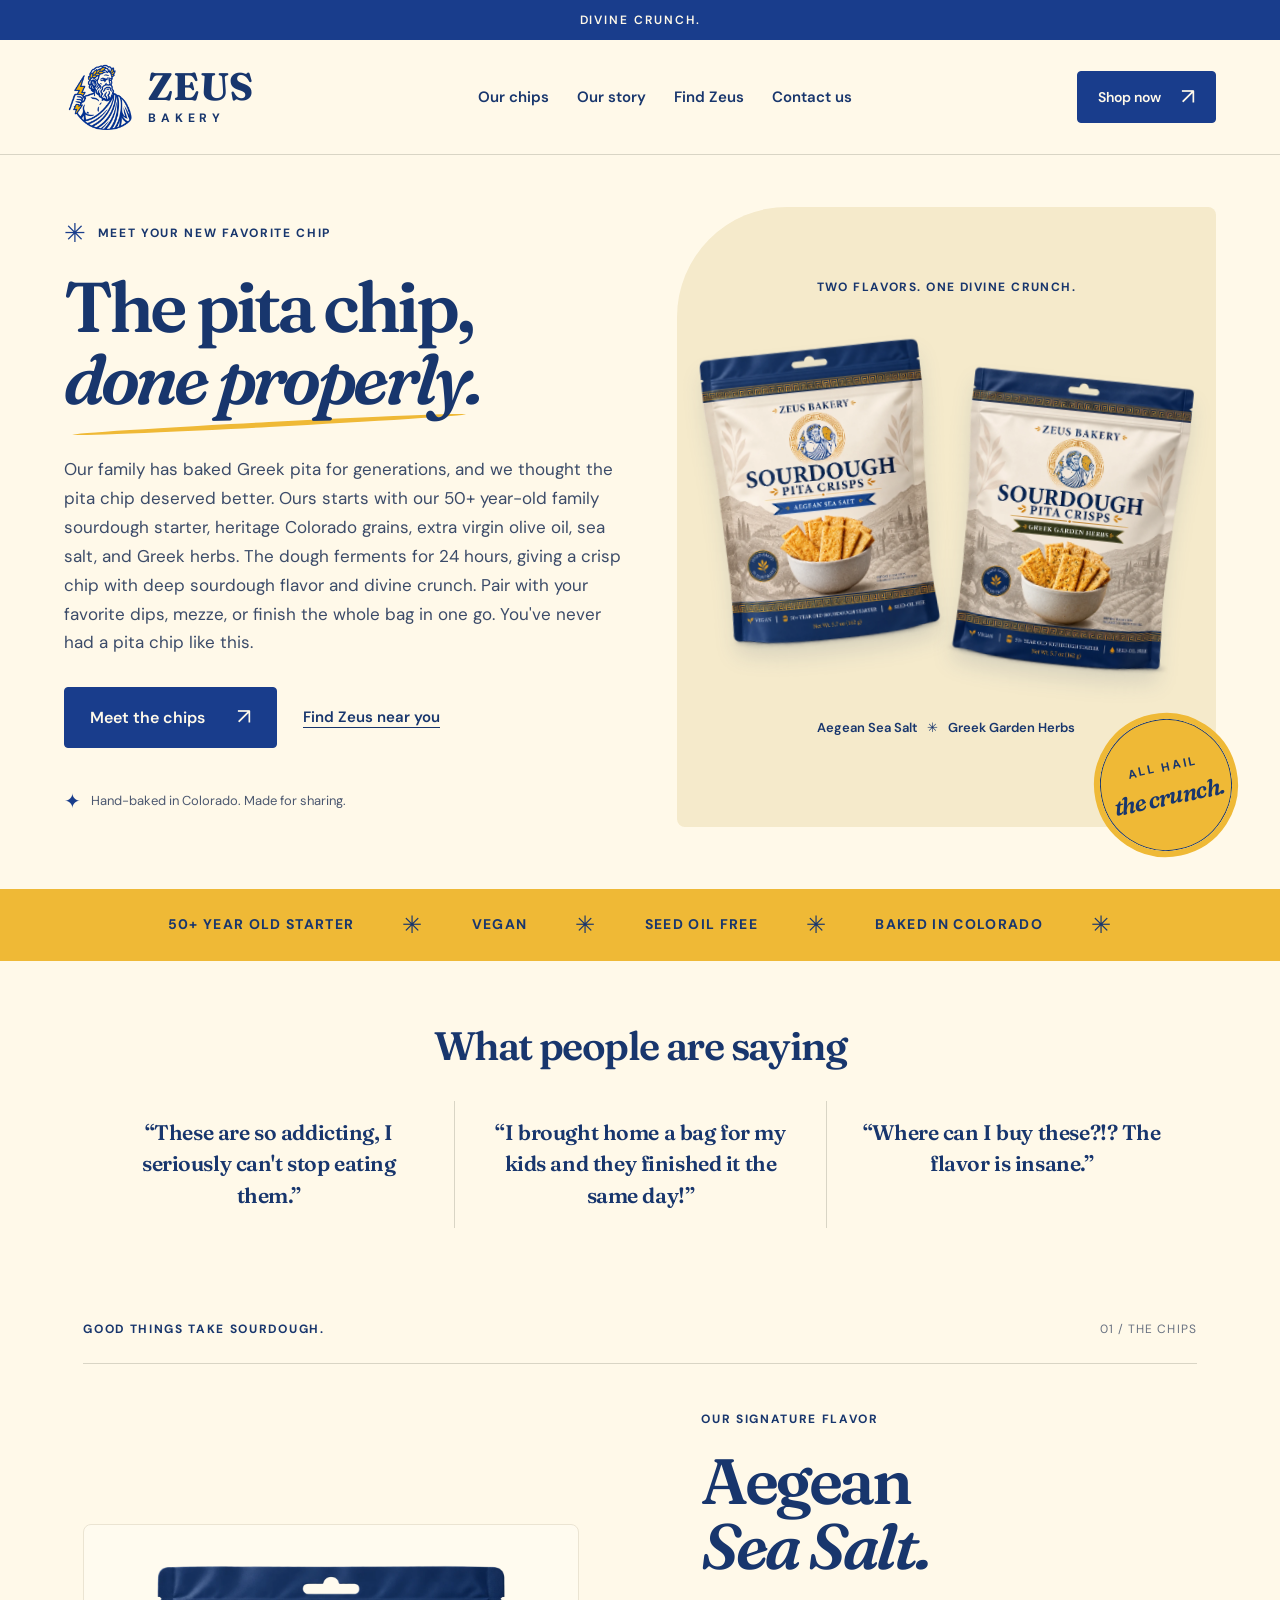
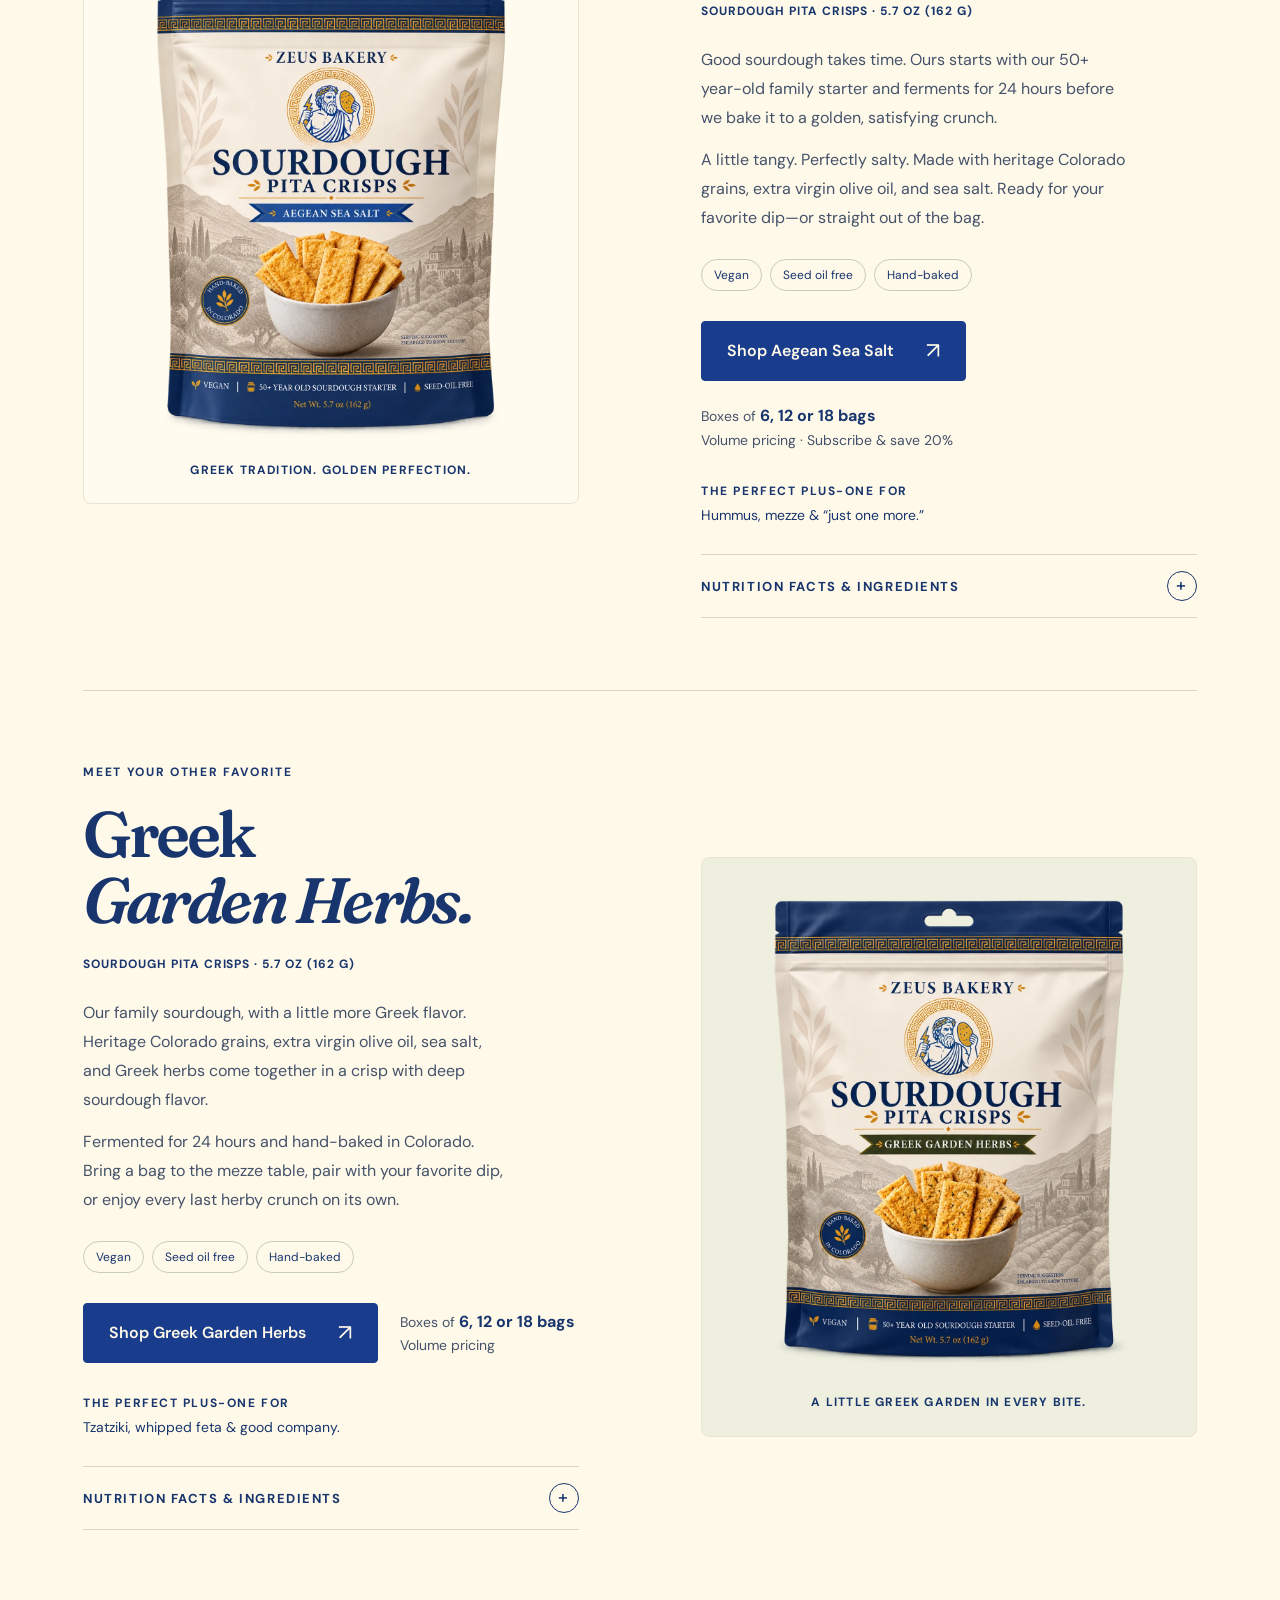
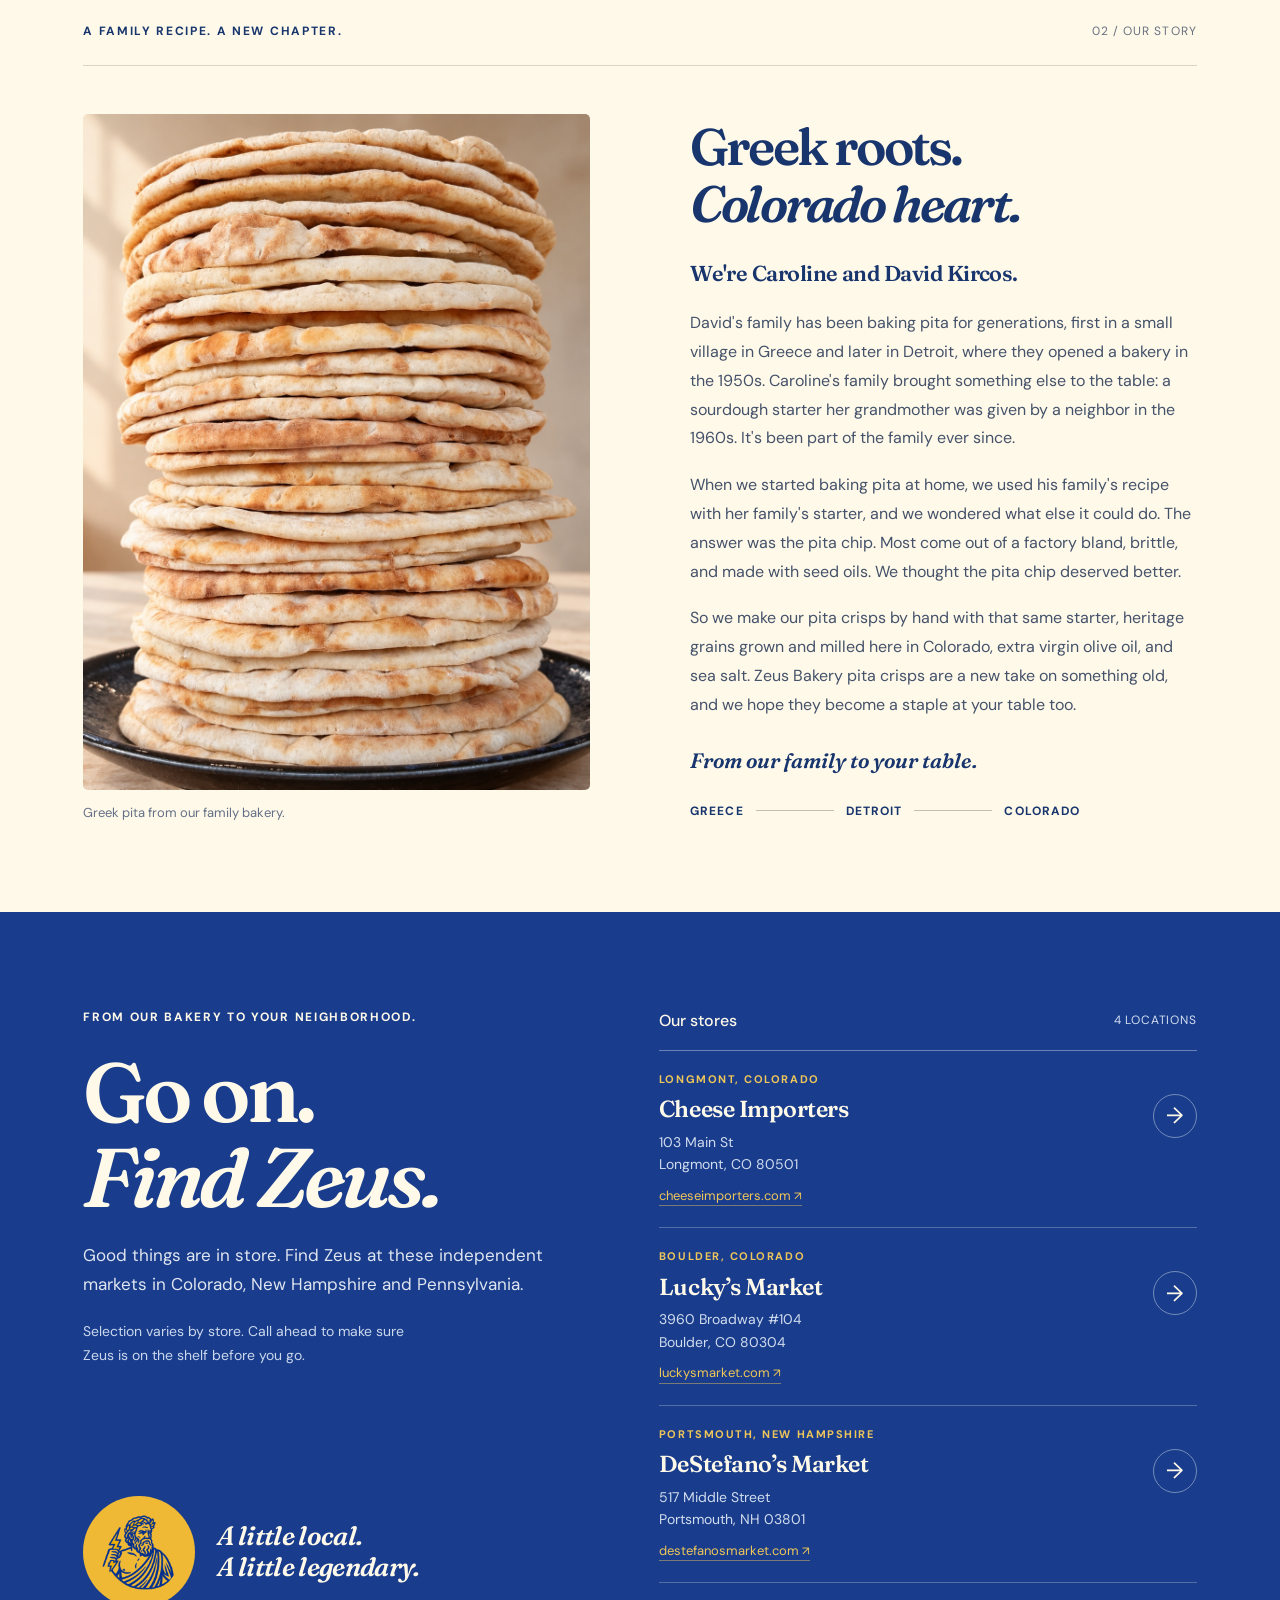
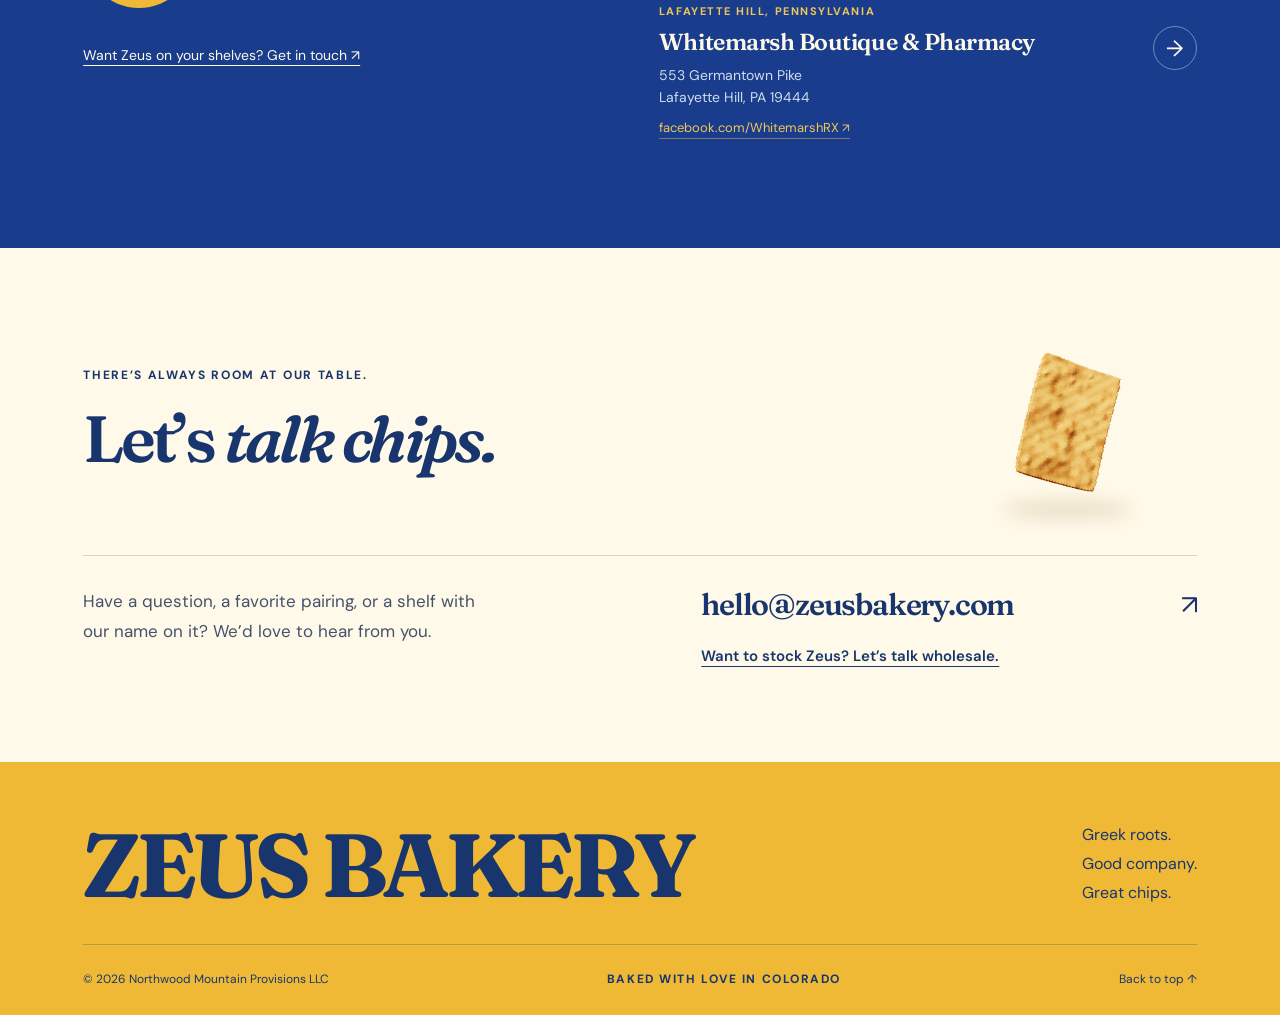
<file: index.html>
<!doctype html>
<html lang="en">
<head>
  <meta charset="utf-8">
  <meta name="viewport" content="width=device-width, initial-scale=1">
  <meta name="theme-color" content="#193d8c">
  <title>Zeus Bakery — Sourdough Pita Chips</title>
  <meta name="description" content="The pita chip, done properly. Hand-baked with our 50+ year-old family sourdough starter and heritage Colorado grains. Aegean Sea Salt and Greek Garden Herbs.">
  <link rel="icon" href="assets/favicon.ico" sizes="any">
  <link rel="icon" type="image/png" sizes="32x32" href="assets/favicon-32.png">
  <link rel="apple-touch-icon" href="assets/zeus-logo.png">
  <link rel="stylesheet" href="assets/fonts.css">
  <link rel="stylesheet" href="assets/zeus.css?v=14">
  <link rel="stylesheet" href="assets/home.css?v=1">
  <script src="assets/zeus.js?v=7" defer></script>
</head>
<body>
  <a class="skip-link" href="#main">Skip to content</a>
  <div class="announcement">DIVINE CRUNCH.</div>
  <header class="site-header">
    <a class="brand" href="#" aria-label="Zeus Bakery home"><img src="assets/zeus-logo.webp?v=2" width="74" height="74" alt=""><span>ZEUS<span class="brand-small">BAKERY</span></span></a>
    <nav aria-label="Main navigation"><a href="#chips">Our chips</a><a href="#about">Our story</a><a href="#find">Find Zeus</a><a href="#contact">Contact us</a></nav>
    <a class="button button-small header-cta" href="https://zeusbakery.com/products/aegean-sea-salt">Shop now <span aria-hidden="true">↗</span></a>
  </header>
  <main id="main">
    <section class="hero" aria-labelledby="hero-heading">
      <div class="hero-copy">
        <p class="eyebrow"><span class="little-star" aria-hidden="true">✳</span> MEET YOUR NEW FAVORITE CHIP</p>
        <h1 id="hero-heading">The pita chip,<br><em>done properly.</em></h1>
        <p class="hero-description">Our family has baked Greek pita for generations, and we thought the pita chip deserved better. Ours starts with our 50+ year-old family sourdough starter, heritage Colorado grains, extra virgin olive oil, sea salt, and Greek herbs. The dough ferments for 24 hours, giving a crisp chip with deep sourdough flavor and divine crunch. Pair with your favorite dips, mezze, or finish the whole bag in one go. You've never had a pita chip like this.</p>
        <div class="hero-actions"><a class="button" href="#chips">Meet the chips <span aria-hidden="true">↗</span></a><a class="text-link" href="#find">Find Zeus near you</a></div>
        <div class="hero-note"><span aria-hidden="true">✦</span> Hand-baked in Colorado. Made for sharing.</div>
      </div>
      <div class="hero-visual">
        <div class="hero-packaging">
          <p class="hero-packaging-kicker">TWO FLAVORS. ONE DIVINE CRUNCH.</p>
          <div class="hero-packs">
            <img class="hero-pack hero-pack-salt" src="assets/zeus-aegean-sea-salt.webp" alt="Zeus Bakery Aegean Sea Salt sourdough pita crisps in the navy, cream, and gold bag" width="1122" height="1402" fetchpriority="high">
            <img class="hero-pack hero-pack-herbs" src="assets/zeus-greek-garden-herbs.webp" alt="Zeus Bakery Greek Garden Herbs sourdough pita crisps with the green flavor ribbon" width="1122" height="1402" fetchpriority="high">
          </div>
          <p class="hero-packaging-caption">Aegean Sea Salt <span aria-hidden="true">✳</span> Greek Garden Herbs</p>
        </div>
        <div class="hero-stamp"><span>ALL HAIL</span><strong>the crunch.</strong></div>
      </div>
    </section>
    <div class="qualities" aria-label="Made with a 50 plus year old sourdough starter, vegan, seed oil free, baked in Colorado"><span>50+ YEAR OLD STARTER</span><span aria-hidden="true">✳</span><span>VEGAN</span><span aria-hidden="true">✳</span><span>SEED OIL FREE</span><span aria-hidden="true">✳</span><span>BAKED IN COLORADO</span><span aria-hidden="true">✳</span></div>
    <section class="testimonials-section section-wrap" aria-labelledby="testimonials-heading">
      <h2 id="testimonials-heading">What people are saying</h2>
      <div class="testimonials-grid">
        <blockquote><p>“These are so addicting, I seriously can't stop eating them.”</p></blockquote>
        <blockquote><p>“I brought home a bag for my kids and they finished it the same day!”</p></blockquote>
        <blockquote><p>“Where can I buy these?!? The flavor is insane.”</p></blockquote>
      </div>
    </section>
    <section class="product-section section-wrap" id="chips" aria-labelledby="chips-heading">
      <div class="section-top"><p class="eyebrow">GOOD THINGS TAKE SOURDOUGH.</p><span class="section-number" aria-hidden="true">01 / THE CHIPS</span></div>
      <h2 class="visually-hidden" id="chips-heading">Our sourdough pita crisps</h2>
      <article class="product-grid" aria-labelledby="sea-salt-heading">
        <div class="product-art"><img src="assets/zeus-aegean-sea-salt.webp" alt="Aegean Sea Salt sourdough pita crisps, 5.7 ounce (162 gram) bag" width="1122" height="1402" loading="lazy"><span class="product-art-caption">GREEK TRADITION. GOLDEN PERFECTION.</span></div>
        <div class="product-copy"><p class="eyebrow">OUR SIGNATURE FLAVOR</p><h3 id="sea-salt-heading">Aegean<br><em>Sea Salt.</em></h3><p class="product-type">SOURDOUGH PITA CRISPS · 5.7 OZ (162 G)</p><p>Good sourdough takes time. Ours starts with our 50+ year-old family starter and ferments for 24 hours before we bake it to a golden, satisfying crunch.</p><p>A little tangy. Perfectly salty. Made with heritage Colorado grains, extra virgin olive oil, and sea salt. Ready for your favorite dip—or straight out of the bag.</p><div class="product-tags"><span>Vegan</span><span>Seed oil free</span><span>Hand-baked</span></div><div class="product-cta"><a class="button" href="https://zeusbakery.com/products/aegean-sea-salt">Shop Aegean Sea Salt <span aria-hidden="true">↗</span></a><p class="product-price">Boxes of <b>6, 12 or 18 bags</b><br>Volume pricing · Subscribe &amp; save 20%</p></div><p class="pairing"><span>THE PERFECT PLUS-ONE FOR</span> Hummus, mezze &amp; “just one more.”</p><details class="nutrition"><summary><span>Nutrition facts &amp; ingredients</span><span class="nutrition-toggle" aria-hidden="true">+</span></summary><div class="nutrition-panel"><div class="nutrition-facts" aria-label="Nutrition facts for Aegean Sea Salt sourdough pita crisps"><p class="nutrition-title">Nutrition Facts</p><p class="nutrition-servings">About 6 servings per container</p><p class="nutrition-serving-size"><span>Serving size</span><span>1 oz (28g)</span></p><p class="nutrition-calories"><span><small>Amount per serving</small>Calories</span><span>120</span></p><p class="nutrition-dv-head">% Daily Value*</p><table><tbody><tr><th scope="row"><b>Total Fat</b> 5g</th><td><b>6%</b></td></tr><tr class="nutrition-sub"><th scope="row">Saturated Fat 0.5g</th><td><b>3%</b></td></tr><tr class="nutrition-sub"><th scope="row"><i>Trans</i> Fat 0g</th><td></td></tr><tr><th scope="row"><b>Cholesterol</b> 0mg</th><td><b>0%</b></td></tr><tr><th scope="row"><b>Sodium</b> 350mg</th><td><b>15%</b></td></tr><tr><th scope="row"><b>Total Carbohydrate</b> 16g</th><td><b>6%</b></td></tr><tr class="nutrition-sub"><th scope="row">Dietary Fiber 0g</th><td><b>0%</b></td></tr><tr class="nutrition-sub"><th scope="row">Total Sugars 0g</th><td></td></tr><tr class="nutrition-sub nutrition-sub2"><th scope="row">Includes 0g Added Sugars</th><td><b>0%</b></td></tr><tr class="nutrition-rule"><th scope="row"><b>Protein</b> 3g</th><td></td></tr></tbody><tbody class="nutrition-micros"><tr><th scope="row">Vitamin D 0mcg</th><td>0%</td></tr><tr><th scope="row">Calcium 0mg</th><td>0%</td></tr><tr><th scope="row">Iron 0.3mg</th><td>2%</td></tr><tr><th scope="row">Potassium 20mg</th><td>0%</td></tr></tbody></table><p class="nutrition-footnote">* The % Daily Value (DV) tells you how much a nutrient in a serving of food contributes to a daily diet. 2,000 calories a day is used for general nutrition advice.</p></div><div class="nutrition-ingredients"><p><b>Ingredients:</b> Sourdough starter (100% organic wheat and malted barley flour, water), 100% organic wheat &amp; malted barley flour, extra virgin olive oil, 100% organic soft white whole wheat flour, sea salt.</p><p><b>Contains:</b> Wheat.</p><p class="nutrition-bag">5.7 oz (162 g) per bag.</p></div></div></details></div>
      </article>
      <article class="product-grid product-grid-herbs" aria-labelledby="greek-herbs-heading">
        <div class="product-art product-art-herbs"><img src="assets/zeus-greek-garden-herbs.webp" alt="Greek Garden Herbs sourdough pita crisps, 5.7 ounce (162 gram) bag" width="1122" height="1402" loading="lazy"><span class="product-art-caption">A LITTLE GREEK GARDEN IN EVERY BITE.</span></div>
        <div class="product-copy"><p class="eyebrow">MEET YOUR OTHER FAVORITE</p><h3 id="greek-herbs-heading">Greek<br><em>Garden Herbs.</em></h3><p class="product-type">SOURDOUGH PITA CRISPS · 5.7 OZ (162 G)</p><p>Our family sourdough, with a little more Greek flavor. Heritage Colorado grains, extra virgin olive oil, sea salt, and Greek herbs come together in a crisp with deep sourdough flavor.</p><p>Fermented for 24 hours and hand-baked in Colorado. Bring a bag to the mezze table, pair with your favorite dip, or enjoy every last herby crunch on its own.</p><div class="product-tags"><span>Vegan</span><span>Seed oil free</span><span>Hand-baked</span></div><div class="product-cta"><a class="button" href="https://zeusbakery.com/products/greek-garden-herbs">Shop Greek Garden Herbs <span aria-hidden="true">↗</span></a><p class="product-price">Boxes of <b>6, 12 or 18 bags</b><br>Volume pricing</p></div><p class="pairing"><span>THE PERFECT PLUS-ONE FOR</span> Tzatziki, whipped feta &amp; good company.</p><details class="nutrition"><summary><span>Nutrition facts &amp; ingredients</span><span class="nutrition-toggle" aria-hidden="true">+</span></summary><div class="nutrition-panel"><div class="nutrition-facts" aria-label="Nutrition facts for Greek Garden Herbs sourdough pita crisps"><p class="nutrition-title">Nutrition Facts</p><p class="nutrition-servings">About 6 servings per container</p><p class="nutrition-serving-size"><span>Serving size</span><span>1 oz (28g)</span></p><p class="nutrition-calories"><span><small>Amount per serving</small>Calories</span><span>120</span></p><p class="nutrition-dv-head">% Daily Value*</p><table><tbody><tr><th scope="row"><b>Total Fat</b> 4.5g</th><td><b>6%</b></td></tr><tr class="nutrition-sub"><th scope="row">Saturated Fat 0.5g</th><td><b>3%</b></td></tr><tr class="nutrition-sub"><th scope="row"><i>Trans</i> Fat 0g</th><td></td></tr><tr><th scope="row"><b>Cholesterol</b> 0mg</th><td><b>0%</b></td></tr><tr><th scope="row"><b>Sodium</b> 270mg</th><td><b>12%</b></td></tr><tr><th scope="row"><b>Total Carbohydrate</b> 16g</th><td><b>6%</b></td></tr><tr class="nutrition-sub"><th scope="row">Dietary Fiber 0g</th><td><b>0%</b></td></tr><tr class="nutrition-sub"><th scope="row">Total Sugars 0g</th><td></td></tr><tr class="nutrition-sub nutrition-sub2"><th scope="row">Includes 0g Added Sugars</th><td><b>0%</b></td></tr><tr class="nutrition-rule"><th scope="row"><b>Protein</b> 3g</th><td></td></tr></tbody><tbody class="nutrition-micros"><tr><th scope="row">Vitamin D 0mcg</th><td>0%</td></tr><tr><th scope="row">Calcium 0mg</th><td>0%</td></tr><tr><th scope="row">Iron 0.5mg</th><td>2%</td></tr><tr><th scope="row">Potassium 20mg</th><td>0%</td></tr></tbody></table><p class="nutrition-footnote">* The % Daily Value (DV) tells you how much a nutrient in a serving of food contributes to a daily diet. 2,000 calories a day is used for general nutrition advice.</p></div><div class="nutrition-ingredients"><p><b>Ingredients:</b> Sourdough starter (100% organic wheat and malted barley flour, water), 100% organic wheat &amp; malted barley flour, extra virgin olive oil, 100% organic soft white whole wheat flour, Greek seasoning blend (garlic, lemon peel, salt, Greek oregano, spearmint, black pepper, citric acid), sea salt.</p><p><b>Contains:</b> Wheat.</p><p class="nutrition-bag">5.7 oz (162 g) per bag.</p></div></div></details></div>
      </article>
    </section>
    <section class="about-section section-wrap" id="about" aria-labelledby="about-heading">
      <div class="section-top"><p class="eyebrow">A FAMILY RECIPE. A NEW CHAPTER.</p><span class="section-number" aria-hidden="true">02 / OUR STORY</span></div>
      <div class="about-grid">
        <figure class="family-photo"><img src="assets/family-pita-cleaned.jpg" alt="A tall stack of freshly baked Greek pita from the Kircos family bakery" width="1086" height="1448" loading="lazy"><figcaption>Greek pita from our family bakery.</figcaption></figure>
        <div class="about-copy">
          <h2 id="about-heading">Greek roots.<br><em>Colorado heart.</em></h2>
          <p class="about-lead">We're Caroline and David Kircos.</p>
          <p>David's family has been baking pita for generations, first in a small village in Greece and later in Detroit, where they opened a bakery in the 1950s. Caroline's family brought something else to the table: a sourdough starter her grandmother was given by a neighbor in the 1960s. It's been part of the family ever since.</p>
          <p>When we started baking pita at home, we used his family's recipe with her family's starter, and we wondered what else it could do. The answer was the pita chip. Most come out of a factory bland, brittle, and made with seed oils. We thought the pita chip deserved better.</p>
          <p>So we make our pita crisps by hand with that same starter, heritage grains grown and milled here in Colorado, extra virgin olive oil, and sea salt. Zeus Bakery pita crisps are a new take on something old, and we hope they become a staple at your table too.</p>
          <span class="family-signoff">From our family to your table.</span>
          <div class="family-route" aria-label="Our journey: Greece, Detroit, Colorado"><span>GREECE</span><i aria-hidden="true"></i><span>DETROIT</span><i aria-hidden="true"></i><span>COLORADO</span></div>
        </div>
      </div>
    </section>
    <section class="find-section" id="find" aria-labelledby="find-heading">
      <div class="section-wrap find-inner has-stores"><div class="find-lead find-copy"><p class="eyebrow">FROM OUR BAKERY TO YOUR NEIGHBORHOOD.</p><h2 id="find-heading">Go on.<br><em>Find Zeus.</em></h2><p class="find-intro">Good things are in store. Find Zeus at these independent markets in Colorado, New Hampshire and Pennsylvania.</p><p class="availability-note">Selection varies by store. Call ahead to make sure Zeus is on the shelf before you go.</p></div><div class="store-directory find-stores"><div class="store-directory-heading"><h3>Our stores</h3><span>4 LOCATIONS</span></div><ul><li class="store-row"><div><span class="store-region">Longmont, Colorado</span><h3><a href="https://cheeseimporters.com/" target="_blank" rel="noopener noreferrer">Cheese Importers</a></h3><p>103 Main St<br>Longmont, CO 80501</p><a class="store-link" href="https://cheeseimporters.com/" target="_blank" rel="noopener noreferrer">cheeseimporters.com <span aria-hidden="true">↗</span></a></div><a class="directions" href="https://www.google.com/maps/search/?api=1&amp;query=Cheese+Importers%2C+103+Main+St%2C+Longmont%2C+CO+80501" target="_blank" rel="noopener noreferrer" aria-label="Directions to Cheese Importers">→</a></li><li class="store-row"><div><span class="store-region">Boulder, Colorado</span><h3><a href="https://www.luckysmarket.com/" target="_blank" rel="noopener noreferrer">Lucky’s Market</a></h3><p>3960 Broadway #104<br>Boulder, CO 80304</p><a class="store-link" href="https://www.luckysmarket.com/" target="_blank" rel="noopener noreferrer">luckysmarket.com <span aria-hidden="true">↗</span></a></div><a class="directions" href="https://www.google.com/maps/search/?api=1&amp;query=Lucky%E2%80%99s+Market%2C+3960+Broadway+%23104%2C+Boulder%2C+CO+80304" target="_blank" rel="noopener noreferrer" aria-label="Directions to Lucky’s Market">→</a></li><li class="store-row"><div><span class="store-region">Portsmouth, New Hampshire</span><h3><a href="https://destefanosmarket.com/" target="_blank" rel="noopener noreferrer">DeStefano’s Market</a></h3><p>517 Middle Street<br>Portsmouth, NH 03801</p><a class="store-link" href="https://destefanosmarket.com/" target="_blank" rel="noopener noreferrer">destefanosmarket.com <span aria-hidden="true">↗</span></a></div><a class="directions" href="https://www.google.com/maps/search/?api=1&amp;query=DeStefano%E2%80%99s+Market%2C+517+Middle+Street%2C+Portsmouth%2C+NH+03801" target="_blank" rel="noopener noreferrer" aria-label="Directions to DeStefano’s Market">→</a></li><li class="store-row"><div><span class="store-region">Lafayette Hill, Pennsylvania</span><h3><a href="https://www.facebook.com/WhitemarshRX" target="_blank" rel="noopener noreferrer">Whitemarsh Boutique &amp; Pharmacy</a></h3><p>553 Germantown Pike<br>Lafayette Hill, PA 19444</p><a class="store-link" href="https://www.facebook.com/WhitemarshRX" target="_blank" rel="noopener noreferrer">facebook.com/WhitemarshRX <span aria-hidden="true">↗</span></a></div><a class="directions" href="https://www.google.com/maps/search/?api=1&amp;query=Whitemarsh+Boutique+%26+Pharmacy%2C+553+Germantown+Pike%2C+Lafayette+Hill%2C+PA+19444" target="_blank" rel="noopener noreferrer" aria-label="Directions to Whitemarsh Boutique & Pharmacy">→</a></li></ul></div><div class="find-follow"><div class="find-mini-brand"><img src="assets/zeus-logo.webp?v=2" alt="" width="112" height="112" loading="lazy"><span>A little local.<br>A little legendary.</span></div><a class="find-wholesale" href="mailto:hello@zeusbakery.com?subject=Wholesale%20inquiry%20%E2%80%94%20Zeus%20Bakery">Want Zeus on your shelves? Get in touch ↗</a></div></div>
    </section>
    <section class="contact-section section-wrap" id="contact" aria-labelledby="contact-heading">
      <div class="contact-heading-row"><div><p class="eyebrow">THERE’S ALWAYS ROOM AT OUR TABLE.</p><h2 id="contact-heading">Let’s <em>talk chips.</em></h2></div><div class="contact-chip"><button type="button" id="chip-stage" class="chip-stage" aria-label="Give the pita chip a spin"><span class="chip-fallback">A divine little crunch.</span></button></div></div>
      <div class="contact-grid"><p>Have a question, a favorite pairing, or a shelf with our name on it? We’d love to hear from you.</p><div class="contact-details"><a class="email-link" href="mailto:hello@zeusbakery.com">hello@zeusbakery.com <span aria-hidden="true">↗</span></a><a class="text-link" href="mailto:hello@zeusbakery.com?subject=Wholesale%20inquiry%20%E2%80%94%20Zeus%20Bakery">Want to stock Zeus? Let’s talk wholesale.</a></div></div>
    </section>
  </main>
  <footer class="site-footer"><div class="footer-top"><div class="footer-brand"><a href="#" class="footer-wordmark" aria-label="Zeus Bakery home">ZEUS BAKERY</a><p>Greek roots.<br>Good company.<br>Great chips.</p></div></div><div class="footer-bottom"><p>© <span id="year">2026</span> Northwood Mountain Provisions LLC</p><span>BAKED WITH LOVE IN COLORADO</span><a href="#main">Back to top ↑</a></div></footer>
</body>
</html>
</file>
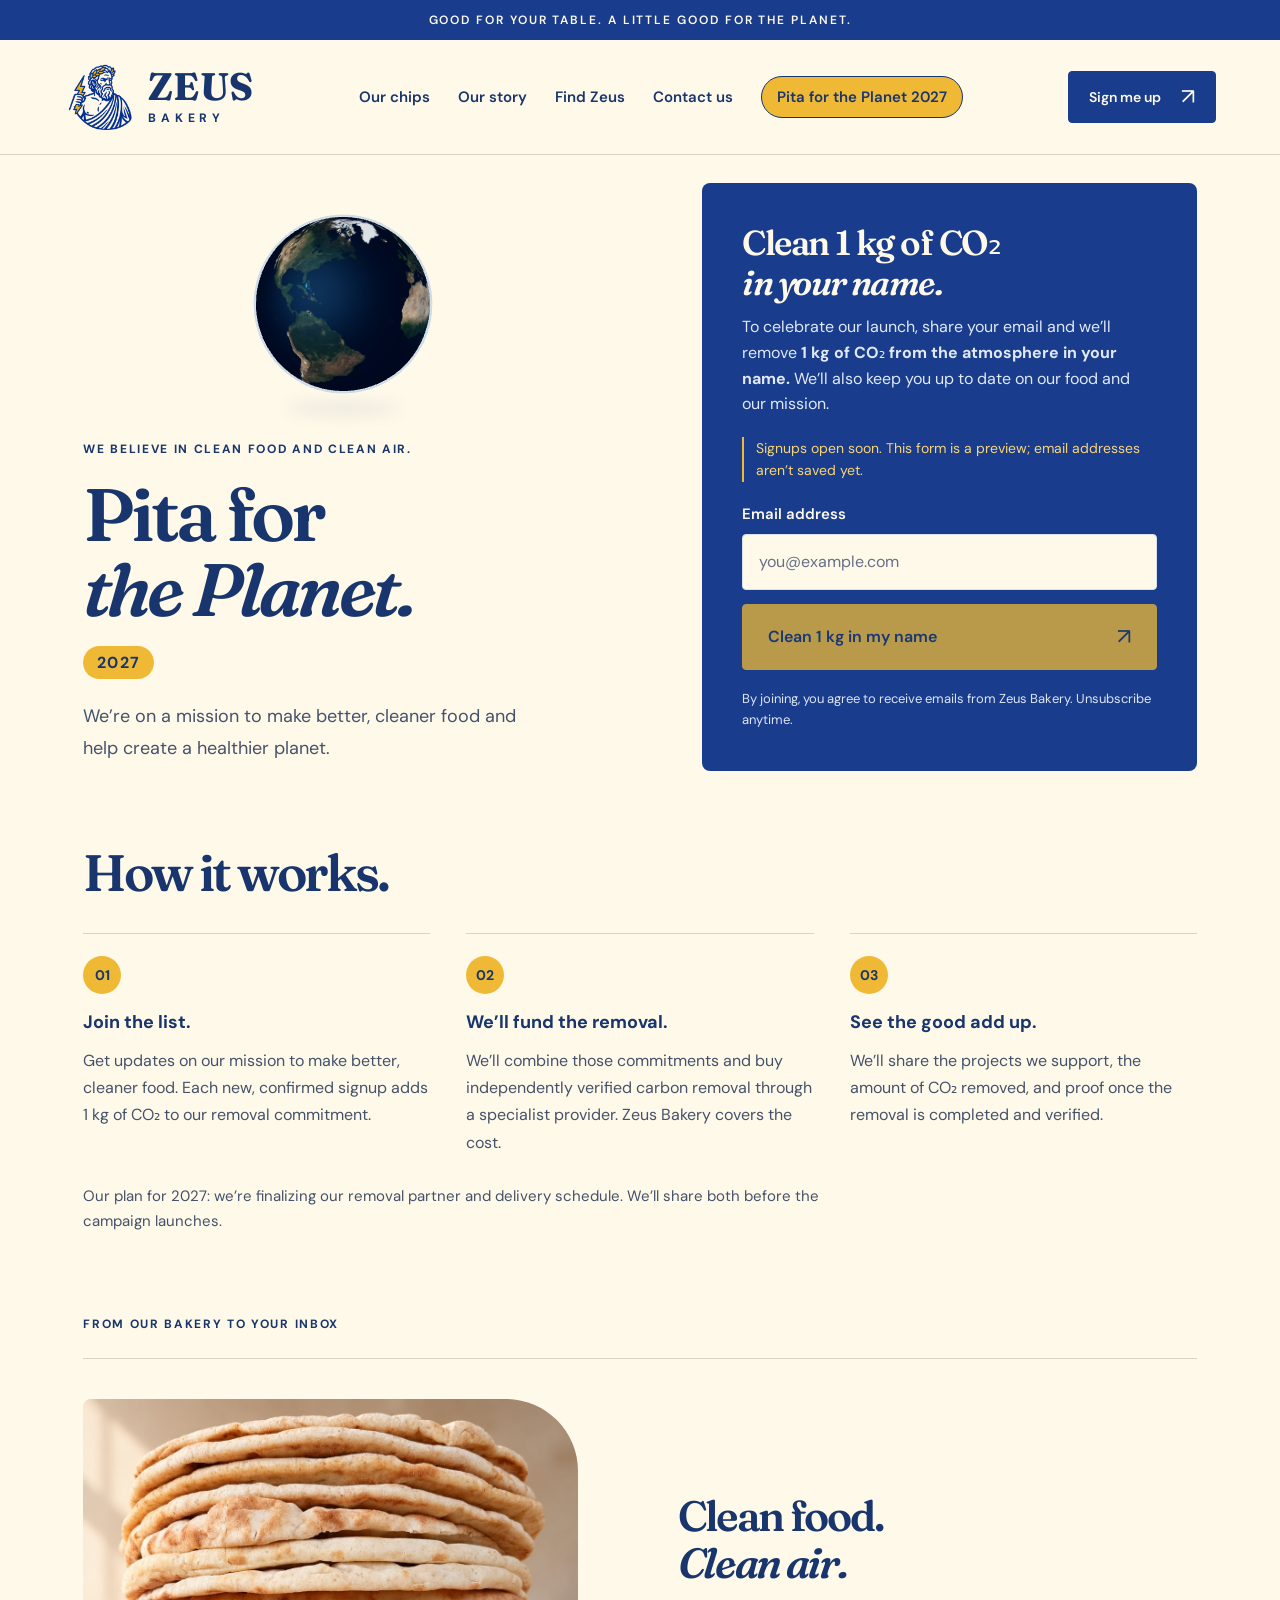
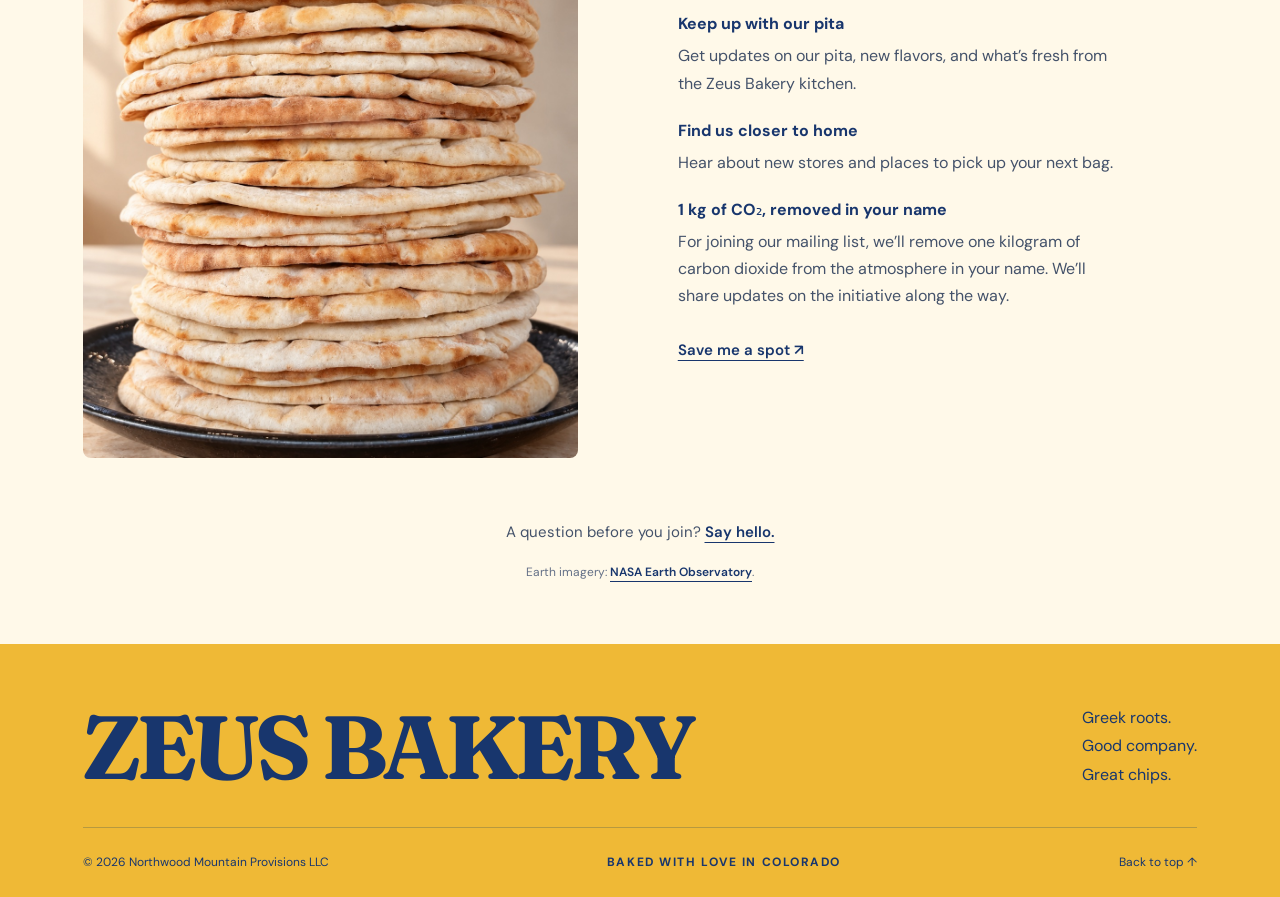
<file: pita-for-the-planet.html>
<!doctype html>
<html lang="en">
<head>
  <meta charset="utf-8">
  <meta name="viewport" content="width=device-width, initial-scale=1">
  <meta name="theme-color" content="#193d8c">
  <meta name="robots" content="noindex, nofollow">
  <title>Pita for the Planet 2027 · Zeus Bakery</title>
  <meta name="description" content="Get updates on our pita. Join the Zeus Bakery mailing list and we’ll remove 1 kg of CO₂ from the atmosphere in your name.">
  <link rel="icon" href="assets/favicon.ico" sizes="any">
  <link rel="icon" type="image/png" sizes="32x32" href="assets/favicon-32.png">
  <link rel="apple-touch-icon" href="assets/zeus-logo.png">
  <link rel="stylesheet" href="assets/fonts.css">
  <link rel="stylesheet" href="assets/zeus.css?v=14">
  <link rel="stylesheet" href="assets/newsletter.css?v=5">
  <script src="assets/zeus.js?v=7" defer></script>
  <script src="assets/newsletter.js?v=5" defer></script>
</head>
<body class="newsletter-page">
  <a class="skip-link" href="#main">Skip to content</a>
  <div class="announcement">GOOD FOR YOUR TABLE. A LITTLE GOOD FOR THE PLANET.</div>
  <header class="site-header">
    <a class="brand" href="index.html" aria-label="Zeus Bakery home"><img src="assets/zeus-logo.webp?v=2" width="74" height="74" alt=""><span>ZEUS<span class="brand-small">BAKERY</span></span></a>
    <nav aria-label="Main navigation"><a href="index.html#chips">Our chips</a><a href="index.html#about">Our story</a><a href="index.html#find">Find Zeus</a><a href="index.html#contact">Contact us</a><a class="nav-planet" href="pita-for-the-planet.html" aria-current="page">Pita for the Planet 2027</a></nav>
    <a class="button button-small header-cta" href="#signup">Sign me up <span aria-hidden="true">↗</span></a>
  </header>
  <main id="main">
    <section class="newsletter-hero section-wrap" aria-labelledby="hero-heading">
      <div class="planet-visual"><button type="button" id="planet-stage" class="planet-stage" aria-label="Spin the globe" disabled><img src="assets/earth-fallback.jpg" width="700" height="700" alt="" loading="lazy"><span class="planet-cheer" aria-hidden="true">😊</span><span class="planet-cheer planet-cheer-recycle" aria-hidden="true">♻️</span><span class="planet-cheer planet-cheer-sprout" aria-hidden="true">🌱</span></button></div>
      <div class="newsletter-intro">
        <p class="eyebrow">WE BELIEVE IN CLEAN FOOD AND CLEAN AIR.</p>
        <h1 id="hero-heading">Pita for<br><em>the Planet.</em><span class="campaign-year">2027</span></h1>
        <p class="newsletter-lead">We’re on a mission to make better, cleaner food and help create a healthier planet.</p>
      </div>
      <div class="signup-card" id="signup">
        <h2 id="signup-heading">Clean 1 kg of CO₂<br><em>in your name.</em></h2>
        <p class="signup-description">To celebrate our launch, share your email and we’ll remove <strong>1 kg of CO₂ from the atmosphere in your name.</strong> We’ll also keep you up to date on our food and our mission.</p>
        <p class="signup-availability" id="signup-availability">Signups open soon. This form is a preview; email addresses aren’t saved yet.</p>
        <form id="newsletter-form" class="newsletter-form" method="post" aria-labelledby="signup-heading" novalidate>
          <label for="newsletter-email">Email address</label>
          <input type="email" id="newsletter-email" name="email" autocomplete="email" inputmode="email" autocapitalize="none" spellcheck="false" maxlength="254" required placeholder="you@example.com" aria-describedby="signup-availability signup-consent signup-error">
          <button type="submit" class="button signup-submit" disabled>Clean 1 kg in my name <span class="signup-icon" aria-hidden="true"><span class="signup-arrow">↗</span><span class="signup-reaction">♻️ 🌱</span></span></button>
          <p id="signup-consent" class="signup-consent">By joining, you agree to receive emails from Zeus Bakery. Unsubscribe anytime.</p>
          <p class="signup-error" id="signup-error" role="alert" hidden></p>
          <noscript><p class="signup-error">Please enable JavaScript to sign up, or contact <a href="mailto:hello@zeusbakery.com">hello@zeusbakery.com</a>.</p></noscript>
        </form>
      </div>
    </section>
    <section class="planet-how section-wrap" aria-labelledby="how-heading">
      <h2 id="how-heading">How it works.</h2>
      <ol class="planet-steps" role="list">
        <li><span class="planet-step-number" aria-hidden="true">01</span><h3>Join the list.</h3><p>Get updates on our mission to make better, cleaner food. Each new, confirmed signup adds 1 kg of CO₂ to our removal commitment.</p></li>
        <li><span class="planet-step-number" aria-hidden="true">02</span><h3>We’ll fund the removal.</h3><p>We’ll combine those commitments and buy independently verified carbon removal through a specialist provider. Zeus Bakery covers the cost.</p></li>
        <li><span class="planet-step-number" aria-hidden="true">03</span><h3>See the good add up.</h3><p>We’ll share the projects we support, the amount of CO₂ removed, and proof once the removal is completed and verified.</p></li>
      </ol>
      <p class="planet-how-note">Our plan for 2027: we’re finalizing our removal partner and delivery schedule. We’ll share both before the campaign launches.</p>
    </section>
    <section class="newsletter-details section-wrap" aria-labelledby="details-heading">
      <div class="section-top"><p class="eyebrow">FROM OUR BAKERY TO YOUR INBOX</p></div>
      <div class="newsletter-details-grid">
        <figure class="newsletter-photo"><img src="assets/family-pita-cleaned.jpg" width="1086" height="1448" loading="lazy" alt="Fresh Greek pita from the Kircos family bakery"></figure>
        <div class="newsletter-details-copy">
          <h2 id="details-heading">Clean food.<br><em>Clean air.</em></h2>
          <div class="newsletter-benefit"><h3>Keep up with our pita</h3><p>Get updates on our pita, new flavors, and what’s fresh from the Zeus Bakery kitchen.</p></div>
          <div class="newsletter-benefit"><h3>Find us closer to home</h3><p>Hear about new stores and places to pick up your next bag.</p></div>
          <div class="newsletter-benefit"><h3>1 kg of CO₂, removed in your name</h3><p>For joining our mailing list, we’ll remove one kilogram of carbon dioxide from the atmosphere in your name. We’ll share updates on the initiative along the way.</p></div>
          <a class="text-link" href="#signup">Save me a spot ↗</a>
        </div>
      </div>
    </section>
    <div class="newsletter-contact section-wrap"><p>A question before you join? <a href="mailto:hello@zeusbakery.com">Say hello.</a></p><p class="imagery-credit">Earth imagery: <a href="https://science.nasa.gov/earth/earth-observatory/blue-marble-next-generation/base-map/" target="_blank" rel="noopener noreferrer">NASA Earth Observatory</a>.</p></div>
  </main>
  <footer class="site-footer"><div class="footer-top"><div class="footer-brand"><a href="index.html" class="footer-wordmark" aria-label="Zeus Bakery home">ZEUS BAKERY</a><p>Greek roots.<br>Good company.<br>Great chips.</p></div></div><div class="footer-bottom"><p>© <span id="year">2026</span> Northwood Mountain Provisions LLC</p><span>BAKED WITH LOVE IN COLORADO</span><a href="#main">Back to top ↑</a></div></footer>
</body>
</html>
</file>
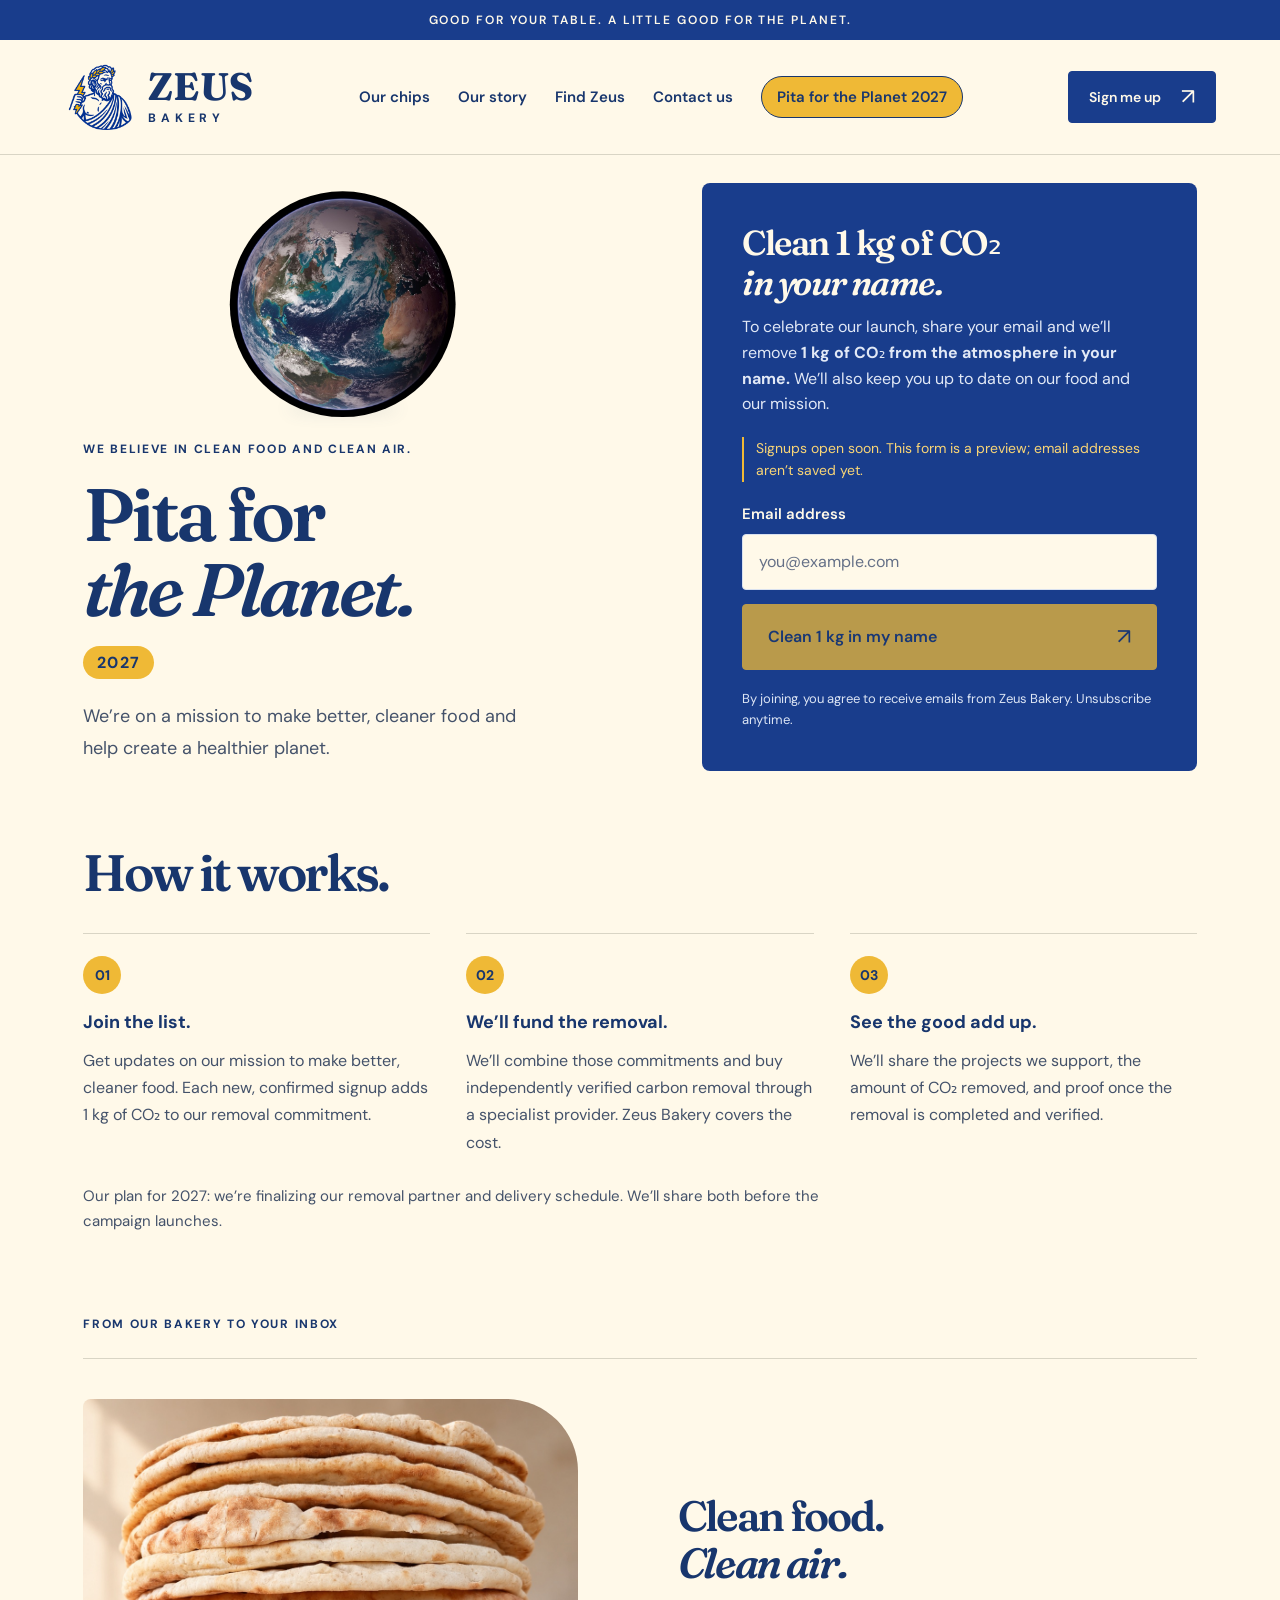
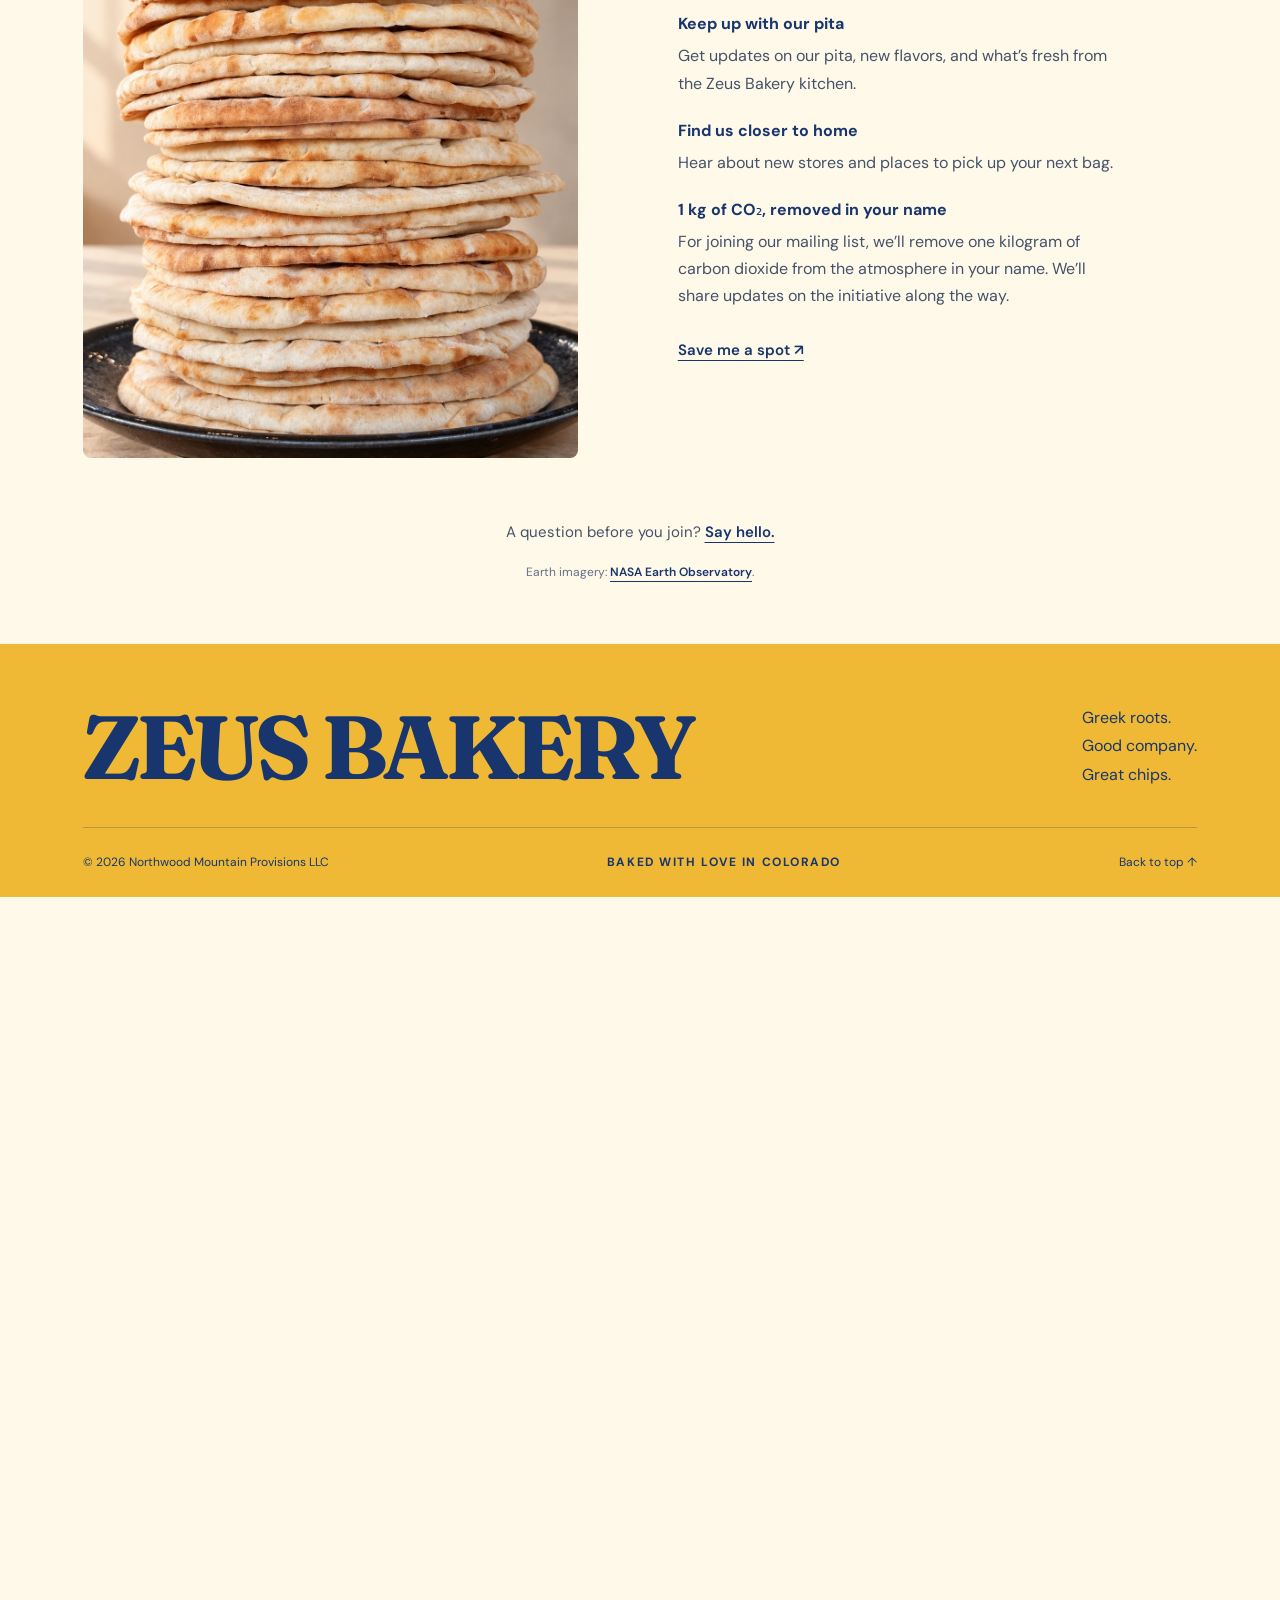
<file: preview/pita-for-the-planet.html>
<!doctype html>
<html lang="en">
<head>
  <meta charset="utf-8">
  <meta name="viewport" content="width=device-width, initial-scale=1">
  <meta name="robots" content="noindex, follow">
  <meta http-equiv="refresh" content="0; url=../pita-for-the-planet.html">
  <link rel="canonical" href="https://davidkircos.com/zeus-bakery-preview/pita-for-the-planet.html">
  <title>Pita for the Planet 2027 · Zeus Bakery</title>
</head>
<body><p><a href="../pita-for-the-planet.html">Visit Pita for the Planet 2027.</a></p></body>
</html>
</file>
<file: assets/fonts.css>
@font-face {
  font-family: 'DM Sans';
  font-style: normal;
  font-weight: 400;
  font-display: swap;
  src: url(zeus-font-0.ttf) format('truetype');
}
@font-face {
  font-family: 'DM Sans';
  font-style: normal;
  font-weight: 500;
  font-display: swap;
  src: url(zeus-font-1.ttf) format('truetype');
}
@font-face {
  font-family: 'DM Sans';
  font-style: normal;
  font-weight: 600;
  font-display: swap;
  src: url(zeus-font-2.ttf) format('truetype');
}
@font-face {
  font-family: 'DM Sans';
  font-style: normal;
  font-weight: 700;
  font-display: swap;
  src: url(zeus-font-3.ttf) format('truetype');
}
@font-face {
  font-family: 'Fraunces';
  font-style: italic;
  font-weight: 600;
  font-display: swap;
  src: url(zeus-font-4.ttf) format('truetype');
}
@font-face {
  font-family: 'Fraunces';
  font-style: normal;
  font-weight: 600;
  font-display: swap;
  src: url(zeus-font-5.ttf) format('truetype');
}
@font-face {
  font-family: 'Fraunces';
  font-style: normal;
  font-weight: 700;
  font-display: swap;
  src: url(zeus-font-6.ttf) format('truetype');
}
</file>
<file: assets/zeus.css>
:root{--blue:#193d8c;--ink:#18366d;--cream:#fff9e9;--gold:#efb936;--line:#d9d5c5;--serif:'Fraunces',Georgia,serif;--sans:'DM Sans',Arial,sans-serif;color:var(--ink);background:var(--cream);font-family:var(--sans);font-synthesis:none}
*{box-sizing:border-box}html{scroll-behavior:smooth;scroll-padding-top:32px}body{margin:0}a{color:inherit}img{display:block;max-width:100%}button,input{font:inherit}h1,h2,p{margin:0}a,button{-webkit-tap-highlight-color:transparent}a:focus-visible,button:focus-visible{outline:3px solid var(--gold);outline-offset:6px}a{text-underline-offset:5px}.skip-link{position:fixed;z-index:20;left:16px;top:-100px;padding:16px;background:var(--gold);color:var(--ink)}.skip-link:focus{top:16px}.announcement{background:var(--blue);color:var(--cream);text-align:center;padding:11px 16px;font-size:.75rem;font-weight:600;letter-spacing:.16em;line-height:1.5}
.site-header{max-width:1600px;margin:auto;min-height:112px;padding:20px 5%;display:flex;align-items:center;justify-content:space-between;gap:28px;border-bottom:1px solid var(--line)}.brand{display:flex;gap:10px;align-items:center;text-decoration:none;font-family:var(--serif);font-weight:700;font-size:2.4rem;line-height:.85;letter-spacing:.01em}.brand img{width:74px;height:auto}.brand-small{display:block;font-family:var(--sans);font-size:.76rem;font-weight:700;line-height:1;letter-spacing:.4em;padding-top:10px}.site-header nav{display:flex;align-items:center;gap:38px}.site-header nav a{font-weight:600;font-size:.9375rem;text-decoration:none;padding:8px 0}.site-header nav a:hover{text-decoration:underline}.button{display:inline-flex;align-items:center;justify-content:space-between;gap:32px;padding:19px 25px;background:var(--blue);color:var(--cream);border:1px solid var(--blue);border-radius:4px;text-decoration:none;font-size:1rem;font-weight:600;line-height:1.2;transition:background .2s,transform .2s}.button:hover{background:#102c67;transform:translateY(-2px)}.button span{font-size:1.4rem;font-weight:400;line-height:.9}.button-small{padding:15px 20px;font-size:.875rem;gap:20px}.text-link{font-size:.9375rem;font-weight:600;text-decoration-thickness:1px;line-height:1.8}.text-link:hover{color:#47628e}
.hero{max-width:1600px;margin:auto;display:grid;grid-template-columns:1.04fr 1fr;align-items:center;padding:52px 5% 62px;gap:4.5%}.eyebrow{font-size:.75rem;letter-spacing:.14em;line-height:1.6;font-weight:700}.hero .eyebrow{display:flex;gap:10px;align-items:center}.little-star{font-size:1.625rem;font-weight:400;color:var(--blue);line-height:1}h1,h2{font-family:var(--serif);font-weight:600;letter-spacing:-.055em;line-height:1.02}h1{font-size:clamp(3.8rem,6.45vw,6.6rem);margin:25px 0 24px;white-space:nowrap}em{font-weight:600}h1 em{position:relative}h1 em:after{content:'';position:absolute;bottom:-5px;left:2%;height:5px;width:95%;background:var(--gold);border-radius:50%;transform:rotate(-3deg);z-index:-1}.hero-description{max-width:430px;font-size:1.0625rem;line-height:1.75;color:#3b4b69}.hero-actions{display:flex;align-items:center;gap:26px;margin-top:30px;flex-wrap:wrap}.hero-note{display:flex;align-items:center;gap:10px;font-size:.8125rem;margin-top:40px;color:#4c5870}.hero-note span{color:var(--blue);font-size:1.25rem}.hero-visual{position:relative;min-width:0}.hero-visual>img{width:100%;height:555px;object-fit:cover;object-position:center;border-radius:130px 8px 110px 8px;background:var(--gold)}.hero-stamp{position:absolute;bottom:20px;left:-38px;display:flex;align-items:center;justify-content:center;flex-direction:column;background:var(--gold);width:146px;height:146px;border:1.5px solid var(--ink);outline:6px solid var(--gold);border-radius:50%;transform:rotate(-12deg);gap:8px}.hero-stamp span{font-size:.625rem;letter-spacing:.17em;font-weight:700}.hero-stamp strong{font-family:var(--serif);font-size:1.65rem;font-style:italic;letter-spacing:-.055em}.qualities{display:flex;align-items:center;justify-content:center;gap:48px;padding:24px 28px;background:var(--gold);font-size:.875rem;font-weight:700;letter-spacing:.095em;line-height:1.4;overflow:hidden}.qualities span{white-space:nowrap}.qualities span:nth-child(even){font-size:1.5rem;font-weight:400;line-height:1}
.section-wrap{max-width:1440px;padding-left:6.5%;padding-right:6.5%;margin:auto}.product-section{padding-top:80px;padding-bottom:98px}.section-top{display:flex;justify-content:space-between;gap:20px;padding-bottom:24px;margin-bottom:46px;border-bottom:1px solid var(--line)}.section-number{font-size:.75rem;letter-spacing:.09em;color:#687181;line-height:1.6}.product-grid{display:grid;grid-template-columns:1fr 1fr;align-items:center;gap:11%}.product-art{position:relative;overflow:hidden;background:#f5eacb;border-radius:8px;min-height:580px;display:flex;flex-direction:column;align-items:center;justify-content:center}.product-art-title{position:absolute;z-index:1;top:29px;left:30px;font-family:var(--serif);font-size:2.25rem;line-height:1.04;letter-spacing:-.05em}.product-art img{width:100%;height:580px;object-fit:contain;mix-blend-mode:multiply}.product-art-caption{position:absolute;bottom:23px;font-size:.6875rem;letter-spacing:.17em;font-weight:700}.product-copy h2{font-size:clamp(3.4rem,5.8vw,5.5rem);margin:19px 0 22px}.product-type{font-size:.75rem;letter-spacing:.08em;font-weight:700;line-height:1.7;margin-bottom:25px}.product-copy>p:not(.eyebrow):not(.product-type):not(.pairing){font-size:1rem;line-height:1.8;color:#44526a;margin-bottom:14px;max-width:425px}.product-tags{display:flex;gap:8px;flex-wrap:wrap;margin:26px 0 30px}.product-tags span{border:1px solid #c9cdbc;border-radius:30px;padding:7px 12px;font-size:.75rem}.pairing{font-size:.875rem;line-height:1.7;margin-top:30px}.pairing span{display:block;font-size:.625rem;letter-spacing:.13em;font-weight:700;margin-bottom:3px}
.find-section{background:var(--blue);color:var(--cream);position:relative;overflow:hidden}.find-inner{display:grid;grid-template-columns:1.1fr 1fr;align-items:center;gap:12%;padding-top:78px;padding-bottom:78px}.find-copy h2{font-size:clamp(3.8rem,6.5vw,6rem);margin:23px 0}.find-copy>p:not(.eyebrow):not(.find-footnote){font-size:1.0625rem;line-height:1.75;color:#e0e6f0;max-width:680px}.button-cream{background:var(--cream);color:var(--blue);border-color:var(--cream);margin-top:28px}.button-cream:hover{background:var(--gold);border-color:var(--gold)}.find-footnote{font-size:.75rem;color:#c9d2e6;max-width:360px;line-height:1.8;margin-top:20px}.find-art{display:flex;align-items:center;justify-content:center}.zeus-roundel{border-radius:50%;background:var(--gold);aspect-ratio:1;width:100%;max-width:400px;display:flex;align-items:center;justify-content:center;flex-direction:column;gap:23px;transform:rotate(9deg);outline:1px solid #6d86b3;outline-offset:18px}.zeus-roundel img{width:63%;height:auto;transform:rotate(-9deg)}.roundel-top,.roundel-bottom{color:var(--ink);font-size:.6875rem;font-weight:700;letter-spacing:.15em}
.contact-section{padding-top:84px;padding-bottom:92px}.contact-section h2{font-size:clamp(3rem,5.1vw,5rem);margin:20px 0 36px}.contact-grid{display:grid;grid-template-columns:1fr 1fr;gap:11%;padding-top:30px;border-top:1px solid var(--line)}.contact-grid>p{font-size:1.0625rem;line-height:1.8;max-width:400px;color:#44526a}.contact-details{display:flex;flex-direction:column;align-items:flex-start;gap:20px}.email-link{font-family:var(--serif);font-size:clamp(1.4rem,2.35vw,2.1rem);text-decoration:none;letter-spacing:-.04em;display:flex;align-items:center;justify-content:space-between;gap:28px;width:100%}.email-link:hover{text-decoration:underline}.email-link span{font-family:var(--sans);font-size:1.7rem}
.site-footer{background:var(--gold);padding:58px 6.5% 25px}.footer-top{max-width:1250px;margin:auto;display:flex;justify-content:space-between;align-items:center;gap:30px;padding-bottom:42px}.footer-wordmark{font-family:var(--serif);font-size:clamp(2.5rem,7vw,7rem);font-weight:700;letter-spacing:-.055em;line-height:1;text-decoration:none;white-space:nowrap}.footer-wordmark span{font-family:var(--sans);font-size:1.1rem;vertical-align:top;display:inline-block;margin:8px 0 0 10px}.footer-top>p{font-size:.9375rem;line-height:1.65}.footer-bottom{max-width:1250px;margin:auto;display:flex;justify-content:space-between;align-items:center;gap:20px;border-top:1px solid #b7993f;padding-top:24px;font-size:.6875rem;line-height:1.7}.footer-bottom>span{font-size:.625rem;letter-spacing:.13em;font-weight:700}.footer-bottom a{text-decoration:none;white-space:nowrap}
@media(min-width:1600px){.hero{gap:65px}.hero-visual>img{height:620px}}
@media(max-width:1100px){.site-header{padding:20px 4%;gap:20px}.site-header nav{gap:22px}.hero{padding:42px 4% 48px;gap:4%}h1{font-size:6.3vw}.hero-visual>img{height:510px}.hero-actions{gap:18px}.hero-actions .text-link{font-size:.875rem}.hero-stamp{left:-20px;width:126px;height:126px}.hero-stamp strong{font-size:1.45rem}.hero-note{font-size:.75rem}.qualities{gap:28px;font-size:.75rem}.qualities span:last-child{display:none}.product-grid,.contact-grid{gap:8%}.product-art,.product-art img{min-height:520px;height:520px}.product-art-title{font-size:1.8rem}.find-inner{gap:10%}.zeus-roundel{gap:16px}.roundel-top,.roundel-bottom{font-size:.625rem}}
@media(max-width:760px){.announcement{font-size:.625rem;padding:9px 15px;letter-spacing:.11em}.site-header{min-height:90px;padding:14px 5%;gap:16px;flex-wrap:wrap}.brand{font-size:1.9rem;gap:7px}.brand img{width:56px}.brand-small{font-size:.6rem;padding-top:8px}.site-header nav{gap:20px}.site-header nav a{font-size:.8125rem}.header-cta{display:none}.hero{grid-template-columns:1fr;padding:37px 6% 42px;gap:38px}.hero .eyebrow{font-size:.625rem;letter-spacing:.12em}.hero-copy{max-width:600px}h1{font-size:clamp(2.8rem,9.7vw,4.7rem);margin:21px 0 22px}.hero-description{font-size:1rem;max-width:480px}.hero-actions{margin-top:25px;gap:22px}.hero-actions .button{padding:18px 21px}.hero-note{margin-top:25px}.hero-visual>img{height:auto;aspect-ratio:1.1;object-fit:cover;border-radius:90px 6px 85px 6px}.hero-stamp{left:auto;right:-3px;bottom:18px;width:126px;height:126px}.qualities{display:grid;grid-template-columns:1fr auto 1fr;gap:15px 18px;text-align:center;padding:21px 20px;font-size:.625rem;letter-spacing:.07em}.qualities span:nth-child(4),.qualities span:nth-child(8){display:none}.qualities span:nth-child(2),.qualities span:nth-child(6){font-size:1.125rem}.section-wrap{padding-left:6%;padding-right:6%}.product-section{padding-top:45px;padding-bottom:52px}.section-top{margin-bottom:28px;padding-bottom:18px;align-items:center}.section-top .eyebrow{font-size:.625rem;max-width:210px}.section-number{font-size:.625rem;white-space:nowrap}.product-grid{grid-template-columns:1fr;gap:35px}.product-art,.product-art img{height:530px;min-height:0}.product-art-title{font-size:2rem}.product-copy h2{font-size:3.85rem;margin:17px 0}.product-copy>p:not(.eyebrow):not(.product-type):not(.pairing){max-width:none}.product-tags{margin:22px 0}.pairing{margin-top:25px}.find-inner{grid-template-columns:1fr;padding-top:48px;padding-bottom:58px;gap:60px}.find-copy .eyebrow{font-size:.625rem}.find-copy h2{font-size:4.1rem}.find-copy>p:not(.eyebrow):not(.find-footnote){font-size:1rem}.zeus-roundel{max-width:285px;gap:15px}.roundel-top,.roundel-bottom{font-size:.5625rem}.contact-section{padding-top:49px;padding-bottom:52px}.contact-section .eyebrow{font-size:.625rem}.contact-section h2{font-size:3.3rem;margin-bottom:28px}.contact-grid{grid-template-columns:1fr;gap:28px;padding-top:23px}.contact-grid>p{font-size:1rem}.email-link{font-size:1.75rem;gap:15px}.contact-details{gap:18px}.contact-details .text-link{font-size:.875rem}.site-footer{padding:40px 6% 25px}.footer-top{display:block;padding-bottom:28px}.footer-wordmark{font-size:10.3vw}.footer-wordmark span{font-size:.75rem;margin:4px 0 0 6px}.footer-top>p{margin-top:24px;font-size:.8125rem;line-height:1.6}.footer-bottom{flex-wrap:wrap;gap:14px;font-size:.625rem;padding-top:20px}.footer-bottom>span{display:none}.footer-bottom p{flex:1}.footer-bottom a{font-size:.75rem}}
@media(max-width:380px){.site-header nav{gap:12px}.site-header nav a{font-size:.75rem}.brand{font-size:1.65rem}.brand img{width:48px}.hero-actions{gap:15px}.hero-actions .button{padding:16px;gap:20px}.hero-actions .text-link{font-size:.8125rem}.product-art,.product-art img{height:450px}.email-link{font-size:1.48rem}}
.hero-visual>img{object-position:62% center}.product-art img{width:83%;height:530px}.product-art{min-height:580px}.find-inner{grid-template-columns:minmax(0,720px);align-items:start;gap:10%;padding-top:88px;padding-bottom:88px}.find-copy{padding-top:8px}.availability-note{font-size:.875rem!important;line-height:1.7!important;color:#cbd7ed!important;margin-top:20px;max-width:355px!important}.find-mini-brand{display:flex;gap:22px;align-items:center;margin:36px 0}.find-mini-brand img{width:112px;background:var(--gold);padding:14px;border-radius:50%;height:112px;object-fit:contain}.find-mini-brand span{font-family:var(--serif);font-size:1.65rem;line-height:1.15;letter-spacing:-.025em;font-style:italic}.find-wholesale{font-size:.875rem;line-height:1.7;text-decoration-thickness:1px}.store-directory-heading{display:flex;align-items:center;justify-content:space-between;gap:15px;padding-bottom:19px;border-bottom:1px solid #6b83b4}.store-directory-heading h3{font-size:1rem;margin:0;font-weight:500}.store-directory-heading span{font-size:.75rem;letter-spacing:.07em;color:#d4def0}.store-directory ul{list-style:none;padding:0;margin:0}.store-row{display:flex;align-items:center;justify-content:space-between;gap:24px;padding:21px 0;border-bottom:1px solid #536fa8}.store-region{display:block;font-size:.75rem;color:#efc659;line-height:1.4;margin-bottom:6px}.store-row h3{margin:0 0 7px;font-size:1.0625rem;font-weight:500;line-height:1.4}.store-row p{font-size:.875rem;color:#d1dcee;line-height:1.6}.directions{display:flex;align-items:center;justify-content:center;flex-shrink:0;border:1px solid #748bbb;border-radius:50%;width:44px;height:44px;font-size:1.4rem;text-decoration:none;transition:background .2s,color .2s}.directions:hover{background:var(--cream);color:var(--blue)}.hero-stamp span,.product-art-caption,.pairing span,.footer-bottom,.footer-bottom>span{font-size:.75rem}.hero-stamp{width:152px;height:152px;gap:7px}.site-header nav a{min-height:40px;display:flex;align-items:center}.hero h1{white-space:normal}.hero h1 em{white-space:nowrap}
@media(max-width:1100px){.product-art img{width:85%;height:480px}.product-art{min-height:530px}.find-inner{gap:7%}.hero-stamp{width:132px;height:132px}.hero-stamp span{font-size:.75rem;letter-spacing:.08em}}
@media(max-width:760px){.announcement,.hero .eyebrow,.section-top .eyebrow,.section-number,.find-copy .eyebrow,.contact-section .eyebrow{font-size:.75rem}.site-header nav a{font-size:.875rem}.qualities{font-size:.75rem}.product-art img{width:83%;height:490px}.product-art{height:540px;min-height:0}.find-inner{grid-template-columns:1fr;gap:42px;padding-top:49px;padding-bottom:54px}.find-copy{padding-top:0}.find-wholesale{display:inline-block;margin-top:8px}.store-directory-heading span{font-size:.75rem}.store-row{padding:20px 0}.contact-section h2{font-size:clamp(2.4rem,8.9vw,3.8rem)}.footer-bottom{align-items:flex-start}.footer-bottom p{max-width:220px}.hero-stamp{width:136px;height:136px}.section-top .eyebrow{max-width:185px}}
@media(max-width:380px){.site-header{justify-content:center;gap:10px;padding-top:12px;padding-bottom:10px}.site-header nav{gap:25px}.hero-actions{align-items:flex-start;flex-direction:column}.product-art img{height:410px}.product-art{height:460px}.qualities{font-size:.6875rem}.store-directory-heading{align-items:flex-start;flex-direction:column;gap:6px}}
.about-section{padding-top:12px;padding-bottom:88px}.about-grid{display:grid;grid-template-columns:1.1fr 1fr;gap:9%;padding-top:2px}.about-title h2{font-size:clamp(2.7rem,4.5vw,4.6rem);line-height:1.09}.family-route{display:flex;align-items:center;gap:12px;margin-top:36px;max-width:390px}.family-route span{font-size:.75rem;letter-spacing:.09em;font-weight:700}.family-route i{height:1px;background:#c1bfae;flex:1;min-width:10px}.about-copy>p{font-size:1rem;line-height:1.8;color:#44526a;margin:0 0 18px}.about-copy>.about-lead{font-family:var(--serif);font-size:1.55rem;line-height:1.4;letter-spacing:-.025em;color:var(--ink);margin-bottom:20px}.family-signoff{display:block;font-family:var(--serif);font-style:italic;font-size:1.3rem;margin-top:28px}.site-header nav{gap:28px}
@media(max-width:1000px){.site-header nav{gap:18px}.header-cta{display:none}.about-grid{gap:7%}}
@media(max-width:760px){.site-header{justify-content:center;gap:10px;padding-top:15px;padding-bottom:8px}.brand{margin-right:20px}.site-header nav{gap:20px;flex-wrap:wrap;justify-content:center}.site-header nav a{font-size:.875rem}.hero{padding-top:32px}.about-section{padding-top:0;padding-bottom:52px}.about-grid{grid-template-columns:1fr;gap:30px}.about-title h2{font-size:clamp(2.45rem,8.9vw,4rem)}.about-section .section-top .eyebrow{max-width:210px}.family-route{margin-top:25px;max-width:340px}.about-copy>.about-lead{font-size:1.4rem}.family-signoff{margin-top:22px}}
.product-art{background:#fffbef;border:1px solid #ebe4d2}.product-art img{mix-blend-mode:multiply}
.footer-top{display:grid;grid-template-columns:minmax(0,1fr) 290px;gap:45px;padding-bottom:35px}.footer-brand>p{font-size:1rem;margin-top:24px;line-height:1.6}.footer-wordmark{font-size:clamp(2.5rem,6vw,6rem)}.footer-chip{position:relative;margin-top:-36px}.chip-stage{position:relative;height:270px;width:290px;isolation:isolate}.chip-stage:after{content:'';position:absolute;bottom:12px;left:25%;width:50%;height:15px;z-index:-1;background:#876021;opacity:.2;border-radius:50%;filter:blur(9px)}.chip-stage canvas{width:100%;height:100%;display:block}.chip-fallback{position:absolute;inset:0;display:flex;align-items:center;justify-content:center;font-family:var(--serif);font-size:1.5rem;font-style:italic}.chip-ready .chip-fallback{display:none}.chip-caption{display:flex;align-items:center;justify-content:center;gap:15px}.chip-caption>span{font-size:.75rem;letter-spacing:.09em;font-weight:700}.chip-caption button{font-size:.75rem;border:1px solid #a98732;color:var(--ink);background:transparent;border-radius:20px;padding:9px 12px;cursor:pointer;min-height:36px}.chip-caption button:hover{background:var(--cream)}.chip-caption button[hidden]{display:none}.chip-unavailable:after{display:none}
@media(max-width:900px){.footer-top{grid-template-columns:minmax(0,1fr) 240px;gap:25px}.chip-stage{width:240px;height:250px}.footer-wordmark{font-size:5.6vw}.footer-brand>p{font-size:.875rem}}
@media(max-width:600px){.footer-top{grid-template-columns:1fr;gap:15px;text-align:center}.footer-chip{margin-top:0;display:flex;align-items:center;flex-direction:column}.chip-stage{width:280px;height:245px}.footer-wordmark{font-size:10vw}.footer-brand>p{margin-top:17px;font-size:.875rem}.site-footer{padding-top:35px}.chip-caption{margin-top:0}}
.chip-interlude{display:grid;grid-template-columns:1fr 310px 1fr;gap:35px;align-items:center;padding-top:5px;padding-bottom:55px;margin-top:-35px}.chip-headline{font-family:var(--serif);font-size:clamp(2rem,3.1vw,3rem);line-height:1.1;letter-spacing:-.045em;margin-top:16px}.chip-interlude .chip-stage{border:0;background:none;padding:0;cursor:pointer;width:310px;height:290px;touch-action:pan-y;border-radius:50%}.chip-interlude .chip-stage:focus-visible{outline:3px solid var(--blue);outline-offset:4px}.chip-invitation{position:relative;line-height:1.75;font-size:1rem;justify-self:end}.chip-invitation>span{display:block;font-size:.75rem;letter-spacing:.08em;font-weight:700;margin-bottom:12px}.chip-invitation b{display:block;font-size:2rem;font-weight:400;margin-top:8px}.footer-top{display:block}.footer-wordmark{font-size:clamp(2.5rem,7vw,7rem)}.footer-brand{display:flex;align-items:center;justify-content:space-between;gap:35px}.footer-brand>p{max-width:160px;margin:0;line-height:1.8}.product-section{padding-bottom:65px}
@media(max-width:1000px){.chip-interlude{grid-template-columns:1fr 250px;gap:20px}.chip-interlude .chip-stage{width:250px;height:270px;grid-column:2;grid-row:1/3}.chip-invitation{justify-self:start}.chip-invitation>span,.chip-invitation b{display:none}.chip-invitation{font-size:.875rem}.chip-headline{font-size:2.35rem}.chip-interlude-copy .eyebrow{font-size:.75rem}.footer-wordmark{font-size:6.2vw}}
@media(max-width:600px){.chip-interlude{grid-template-columns:1fr;text-align:center;gap:0;padding-top:24px;padding-bottom:44px;margin-top:0}.chip-interlude .chip-stage{grid-row:auto;grid-column:auto;justify-self:center;width:300px;max-width:100%;height:255px}.chip-invitation{justify-self:center;font-size:.9375rem}.chip-headline{font-size:2.6rem;margin-top:13px}.chip-headline br{display:none}.chip-headline{max-width:340px;margin-left:auto;margin-right:auto}.chip-invitation br{display:none}.footer-brand{display:block}.footer-brand>p{max-width:none;margin-top:20px}.footer-wordmark{font-size:10vw}.product-section{padding-bottom:30px}}
.about-grid{grid-template-columns:1fr 1fr;align-items:center;gap:9%}.family-photo{margin:0}.family-photo img{width:100%;height:auto;aspect-ratio:3/4;object-fit:cover;border-radius:5px}.family-photo figcaption{font-size:.8125rem;line-height:1.6;color:#647087;padding-top:13px}.about-copy h2{font-size:clamp(2.8rem,4vw,4rem);line-height:1.1;margin-bottom:27px}.about-copy .family-route{margin-top:30px}.about-copy .about-lead{font-size:1.35rem}
@media(max-width:1000px){.about-grid{gap:6%}.family-photo img{height:auto}.about-copy h2{font-size:3rem}.about-copy>p{font-size:.9375rem}}
@media(max-width:760px){.about-grid{grid-template-columns:1fr;gap:30px}.family-photo img{height:auto;aspect-ratio:3/4;object-position:center}.about-copy h2{font-size:clamp(2.5rem,9vw,3.8rem);margin-bottom:25px}.about-copy>p{font-size:1rem}.family-photo figcaption{font-size:.8125rem}.about-copy .about-lead{font-size:1.35rem}}
.contact-heading-row{display:flex;justify-content:space-between;align-items:center;gap:35px;margin-top:-28px}.contact-heading-row>div:first-child{flex:1}.contact-heading-row h2{margin-bottom:20px}.contact-chip{width:260px;flex-shrink:0;display:flex;flex-direction:column;align-items:center;margin-bottom:26px}.contact-chip .chip-stage{width:260px;height:225px;border:0;background:none;padding:0;border-radius:50%;cursor:pointer;touch-action:pan-y}.contact-chip .chip-stage:focus-visible{outline:3px solid var(--blue);outline-offset:4px}.product-section{padding-bottom:80px}
@media(max-width:760px){.contact-heading-row{flex-direction:column;align-items:flex-start;gap:0;margin-top:0}.contact-chip{width:240px;align-self:center;margin-bottom:25px;margin-top:0}.contact-chip .chip-stage{width:240px;height:210px}.contact-heading-row h2{margin-bottom:0}.product-section{padding-bottom:52px}}
@media(max-width:1100px){.hero-visual>img{height:auto;aspect-ratio:1.1}.hero-stamp{position:static;flex-direction:row;width:max-content;max-width:100%;height:auto;margin:18px 0 0 auto;padding:10px 18px;gap:10px;border-radius:999px;outline:none;transform:none}.hero-stamp strong{font-size:1.35rem}.hero-stamp span{font-size:.75rem;letter-spacing:.1em}}
@media(prefers-reduced-motion:reduce){html{scroll-behavior:auto}*,*:before,*:after{transition:none!important;animation:none!important}}
/* Navigation shared by the home and mailing-list pages. */
.site-header nav a[aria-current=page]{text-decoration:underline;text-decoration-color:var(--gold);text-decoration-thickness:3px}
@media(max-width:1200px){.site-header{gap:20px}.site-header nav{gap:22px}.site-header .header-cta{display:none}}
@media(max-width:760px){.site-header nav{width:100%;justify-content:center;flex-wrap:wrap;gap:2px 20px}.site-header nav a{min-height:40px;font-size:.875rem}.footer-bottom{flex-wrap:wrap}}

.site-header nav a.nav-planet{background:var(--gold);color:var(--ink);border:1px solid var(--gold);border-radius:999px;padding:10px 15px;white-space:nowrap;text-decoration:none}
.site-header nav a.nav-planet:hover{background:#f8ca5a;border-color:#f8ca5a}
.site-header nav a.nav-planet[aria-current=page]{border-color:var(--ink)}
.site-header nav a{white-space:nowrap}
@media(min-width:761px) and (max-width:900px){.site-header{flex-wrap:wrap;justify-content:center}.site-header nav{width:100%;justify-content:center}}
.find-inner{grid-template-columns:minmax(0,1.15fr) minmax(260px,.85fr);grid-template-areas:"lead soon" "follow soon";align-items:center;row-gap:0}
.find-lead{grid-area:lead}
.find-follow{grid-area:follow}
.find-soon{grid-area:soon;justify-self:end;align-self:center;width:min(100%,400px);margin:18px 8px;padding:34px 32px 30px;background:var(--cream);color:var(--ink);border-radius:18px;box-shadow:0 24px 50px rgba(8,20,55,.28);transform:rotate(2.5deg);position:relative}
.find-soon:before{content:"";position:absolute;inset:10px;border:1.5px solid var(--gold);border-radius:10px;pointer-events:none}
.find-soon-kicker{display:flex;align-items:center;gap:8px;margin:0 0 16px;font-size:.75rem;font-weight:700;letter-spacing:.16em;text-transform:uppercase;color:var(--blue)}
.find-soon-kicker span{color:var(--gold);font-size:1rem;letter-spacing:0}
.find-soon-title{margin:0 0 10px;font-family:var(--serif);font-size:clamp(2rem,2.6vw,2.55rem);font-weight:600;font-style:italic;letter-spacing:-.04em;line-height:1.05;color:var(--blue)}
.find-soon-detail{margin:0;max-width:16em;font-size:1.0625rem;line-height:1.55;color:#3b4b69}
@media(max-width:760px){.find-inner{grid-template-columns:1fr;grid-template-areas:"lead" "soon" "follow";row-gap:28px}.find-soon{justify-self:stretch;width:100%;margin:0;transform:none}.find-follow .find-mini-brand{margin-top:0}}
@media(prefers-reduced-motion:reduce){.find-soon{transform:none}}
.nutrition{margin:26px 0 0;max-width:560px;border-top:1px solid var(--line);border-bottom:1px solid var(--line)}
.nutrition summary{display:flex;align-items:center;justify-content:space-between;gap:16px;list-style:none;cursor:pointer;padding:16px 0;font-size:.8125rem;font-weight:700;letter-spacing:.12em;text-transform:uppercase;color:var(--ink)}
.nutrition summary::-webkit-details-marker{display:none}
.nutrition summary:focus-visible{outline:2px solid var(--blue);outline-offset:4px}
.nutrition-toggle{display:grid;place-items:center;width:30px;height:30px;border:1px solid var(--ink);border-radius:50%;font-size:1.1rem;line-height:1;font-weight:500;transition:transform .2s}
.nutrition[open] .nutrition-toggle{transform:rotate(45deg)}
.nutrition-panel{display:grid;grid-template-columns:minmax(0,270px) minmax(0,1fr);gap:28px;align-items:start;padding:6px 0 26px}
.nutrition-facts{border:2px solid var(--ink);border-radius:4px;padding:10px 12px 12px;background:#fffdf6;color:var(--ink);font-size:.75rem;line-height:1.4}
.nutrition-facts p{margin:0}
.nutrition-title{font-family:var(--serif);font-size:1.9rem;font-weight:700;letter-spacing:-.04em;line-height:1;padding-bottom:6px;border-bottom:1px solid var(--ink)}
.nutrition-servings{padding:5px 0 1px}
.nutrition-serving-size{display:flex;justify-content:space-between;gap:12px;font-weight:700;padding-bottom:6px;border-bottom:7px solid var(--ink)}
.nutrition-calories{display:flex;justify-content:space-between;align-items:flex-end;gap:12px;padding:5px 0 4px;border-bottom:4px solid var(--ink);font-size:1.6rem;font-weight:800;line-height:1}
.nutrition-calories small{display:block;font-size:.6875rem;font-weight:700;margin-bottom:3px}
.nutrition-dv-head{text-align:right;font-weight:700;font-size:.6875rem;padding:4px 0 2px;border-bottom:1px solid var(--ink)}
.nutrition-facts table{width:100%;border-collapse:collapse}
.nutrition-facts th{text-align:left;font-weight:400;padding:3px 0}
.nutrition-facts td{text-align:right;padding:3px 0;white-space:nowrap}
.nutrition-facts tbody tr+tr th,.nutrition-facts tbody tr+tr td{border-top:1px solid var(--ink)}
.nutrition-sub th{padding-left:14px}
.nutrition-sub2 th{padding-left:28px}
.nutrition-micros tr:first-child th,.nutrition-micros tr:first-child td{border-top:7px solid var(--ink)}
.nutrition-footnote{margin-top:4px!important;padding-top:5px;border-top:4px solid var(--ink);font-size:.625rem;line-height:1.45}
.nutrition-ingredients{font-size:.9375rem;line-height:1.7;color:#44526a}
.nutrition-ingredients p{margin:0 0 12px}
.nutrition-ingredients b{color:var(--ink)}
.nutrition-bag{font-size:.75rem;letter-spacing:.08em;font-weight:700;text-transform:uppercase;color:var(--ink)}
.soon-pill{display:inline-flex;align-items:center;gap:8px;background:var(--gold);color:var(--ink);padding:9px 14px;border-radius:999px;font-size:.6875rem;line-height:1.4;letter-spacing:.12em;font-weight:700;text-transform:uppercase}
.soon-pill span{color:var(--blue)}
.product-cta{display:flex;align-items:center;gap:22px;flex-wrap:wrap}
.product-cta .text-link{font-size:.875rem}
.product-price{font-size:.875rem;line-height:1.6;color:#44526a}
.product-price b{color:var(--ink);font-size:1rem}
@media(max-width:760px){.nutrition{max-width:none}.nutrition-panel{grid-template-columns:1fr;gap:20px}.nutrition-facts{max-width:320px}}
.find-inner.has-stores{grid-template-columns:minmax(0,.95fr) minmax(320px,1.05fr);grid-template-areas:"lead stores" "follow stores";align-items:start;column-gap:8%}
.find-stores{grid-area:stores;padding-top:10px}
.find-copy .find-intro{margin-top:-2px}
.store-row{align-items:flex-start}
.store-row:last-child{border-bottom:0}
.store-row>div{min-width:0}
.store-region{font-size:.6875rem;font-weight:700;letter-spacing:.14em;text-transform:uppercase;margin-bottom:8px}
.store-row h3{font-family:var(--serif);font-size:1.45rem;font-weight:600;letter-spacing:-.02em;line-height:1.2;margin:0 0 8px}
.store-row h3 a{text-decoration:none}
.store-row h3 a:hover{text-decoration:underline;text-decoration-thickness:1px;text-underline-offset:5px}
.store-row p{margin:0}
.store-link{display:inline-block;margin-top:10px;font-size:.8125rem;line-height:1.5;color:#efc659;text-decoration:none;border-bottom:1px solid rgba(239,198,89,.45);transition:color .2s,border-color .2s}
.store-link:hover{color:var(--cream);border-color:var(--cream)}
.store-link span{font-size:.75rem}
.directions{margin-top:22px}
@media(max-width:760px){.find-inner.has-stores{grid-template-columns:1fr;grid-template-areas:"lead" "stores" "follow";row-gap:34px}.find-stores{padding-top:0}.store-row h3{font-size:1.3rem}.directions{margin-top:18px}}
</file>
<file: assets/home.css>
/* Homepage additions; campaign pages keep their existing shared styles. */
.visually-hidden {
  position: absolute;
  width: 1px;
  height: 1px;
  padding: 0;
  margin: -1px;
  overflow: hidden;
  clip-path: inset(50%);
  white-space: nowrap;
  border: 0;
}

.hero h1 {
  font-size: clamp(3.4rem, 5.5vw, 5.7rem);
}

.hero-description {
  max-width: 560px;
  line-height: 1.7;
  padding-top: 16px;
}

.hero-packaging {
  display: flex;
  flex-direction: column;
  justify-content: center;
  gap: 36px;
  min-height: 620px;
  padding: 48px 22px 65px;
  background: #f5eacb;
  border-radius: 110px 8px 100px 8px;
}

.hero-packaging-kicker {
  text-align: center;
  font-size: .75rem;
  font-weight: 700;
  letter-spacing: .12em;
  line-height: 1.6;
}

.hero-packs {
  display: grid;
  grid-template-columns: repeat(2, minmax(0, 1fr));
  align-items: center;
  gap: 0;
  padding: 20px 0;
}

.hero-pack {
  width: 100%;
  height: auto;
  filter: drop-shadow(0 14px 10px rgb(24 54 109 / 12%));
}

.hero-pack-salt { transform: translateY(-14px) rotate(-6deg); }
.hero-pack-herbs { transform: translateY(14px) rotate(6deg); }

.hero-packaging-caption {
  display: flex;
  align-items: center;
  justify-content: center;
  flex-wrap: wrap;
  gap: 10px;
  font-size: .8125rem;
  font-weight: 600;
  text-align: center;
  line-height: 1.6;
}

.hero-stamp {
  left: auto;
  right: -16px;
  bottom: -24px;
  width: 132px;
  height: 132px;
}

.hero-stamp strong { font-size: 1.5rem; }

.testimonials-section {
  padding-top: 62px;
  padding-bottom: 12px;
}

.testimonials-section h2 {
  font-size: clamp(2rem, 3.1vw, 3rem);
  letter-spacing: -.04em;
  line-height: 1.15;
  text-align: center;
  margin-bottom: 32px;
}

.testimonials-grid {
  display: grid;
  grid-template-columns: repeat(3, minmax(0, 1fr));
}

.testimonials-grid blockquote {
  margin: 0;
  padding: 16px 30px;
  text-align: center;
  font-family: var(--serif);
  font-size: clamp(1.15rem, 1.65vw, 1.5rem);
  line-height: 1.5;
  letter-spacing: -.02em;
}

.testimonials-grid blockquote + blockquote {
  border-left: 1px solid var(--line);
}

.product-grid > *, .about-grid > * { min-width: 0; }

.product-copy h3 {
  font-family: var(--serif);
  font-weight: 600;
  font-size: clamp(3.1rem, 5vw, 4.7rem);
  letter-spacing: -.055em;
  line-height: 1.02;
  margin: 19px 0 22px;
}

.product-art {
  min-height: 580px;
  height: auto;
  padding: 24px 20px 60px;
}

.product-art img {
  width: 88%;
  height: 490px;
  min-height: 0;
  object-fit: contain;
  mix-blend-mode: normal;
}

.product-art-caption {
  left: 20px;
  right: 20px;
  text-align: center;
  line-height: 1.6;
  letter-spacing: .1em;
}

.product-grid + .product-grid {
  margin-top: 72px;
  padding-top: 72px;
  border-top: 1px solid var(--line);
}

.product-art-herbs { background: #eeefdf; }
.product-grid-herbs .product-art { grid-column: 2; grid-row: 1; }
.product-grid-herbs .product-copy { grid-column: 1; grid-row: 1; }

@media (max-width: 1100px) {
  .hero { gap: 3%; }
  .hero-packaging { min-height: 540px; padding: 40px 18px; gap: 28px; }
  .hero-packaging-caption { font-size: .75rem; gap: 6px; }
  .hero-stamp { width: max-content; height: auto; }
  .hero-stamp strong { font-size: 1.35rem; }
  .product-art { min-height: 520px; }
  .product-art img { height: 430px; width: 100%; }
}

@media (max-width: 900px) {
  .hero { grid-template-columns: 1fr; gap: 36px; padding-left: 6%; padding-right: 6%; }
  .hero-copy { max-width: 650px; }
  .hero h1 { font-size: clamp(3rem, 7.6vw, 4.7rem); }
  .hero-description { max-width: 650px; }
  .hero-visual { width: 100%; max-width: 620px; margin: auto; }
  .hero-packaging { min-height: 0; padding: 35px 30px 40px; gap: 24px; }
  .hero-packs { max-width: 490px; width: 100%; margin: auto; }
}

@media (max-width: 760px) {
  .hero h1 { font-size: clamp(2.55rem, 8.6vw, 4.2rem); }
  .hero-packaging { padding: 32px 20px; border-radius: 75px 6px 65px 6px; }
  .hero-packaging-kicker { letter-spacing: .08em; }
  .hero-packaging-caption { font-size: .75rem; }
  .testimonials-section { padding-top: 42px; padding-bottom: 4px; }
  .testimonials-section h2 { max-width: 360px; margin: 0 auto 20px; }
  .testimonials-grid { grid-template-columns: 1fr; }
  .testimonials-grid blockquote { padding: 22px 12px; font-size: 1.35rem; }
  .testimonials-grid blockquote + blockquote { border-left: 0; border-top: 1px solid var(--line); }
  .product-copy h3 { font-size: clamp(2.8rem, 9.5vw, 3.85rem); margin: 17px 0; }
  .product-art { min-height: 0; padding: 24px 20px 60px; }
  .product-art img { width: 100%; height: auto; max-height: 480px; }
  .product-grid + .product-grid { margin-top: 42px; padding-top: 42px; }
  .product-grid-herbs .product-art, .product-grid-herbs .product-copy { grid-column: auto; grid-row: auto; }
}
</file>
<file: assets/newsletter.css>
/* Pita for the Planet. Shared branding and navigation live in zeus.css. */
.newsletter-hero{display:grid;grid-template-columns:minmax(0,1.05fr) minmax(0,1fr);align-items:center;column-gap:9%;row-gap:8px;padding-top:28px;padding-bottom:62px}
.newsletter-intro{grid-column:1;grid-row:2}
.newsletter-intro h1{font-size:clamp(3.7rem,5.8vw,5.4rem);line-height:1.02;white-space:normal;margin:18px 0 22px}
.newsletter-intro h1 em:after{display:none}
.campaign-year{display:table;margin-top:18px;padding:7px 14px;border-radius:999px;background:var(--gold);font-family:var(--sans);font-size:1rem;font-weight:700;line-height:1.2;letter-spacing:.08em}
.newsletter-lead{font-size:1.125rem;line-height:1.75;max-width:440px;color:#44526a}
.newsletter-lead strong{font-weight:600;color:var(--ink)}
.planet-visual{grid-column:1;grid-row:1;justify-self:center;width:260px;max-width:100%;height:230px}
.planet-stage{display:block;height:100%;width:100%;position:relative;appearance:none;border:0;padding:0;background:none;border-radius:50%;touch-action:pan-y;cursor:default}
.planet-stage.planet-ready{cursor:pointer}
.planet-stage:focus-visible{outline:3px solid var(--gold);outline-offset:4px}
.planet-cheer{position:absolute;right:11%;bottom:16%;font-size:2.5rem;line-height:1;pointer-events:none;opacity:0;transform:scale(.7) rotate(-12deg);transition:opacity .18s,transform .25s}
.planet-cheer-recycle{left:7%;right:auto;bottom:38%;font-size:2rem;transition-delay:.08s}
.planet-cheer-sprout{right:17%;top:8%;bottom:auto;font-size:2rem;transition-delay:.16s}
.planet-happy .planet-cheer{opacity:1;transform:scale(1) rotate(8deg)}
.planet-stage canvas{display:block;width:100%;height:100%}
.planet-stage img{width:100%;height:100%;object-fit:contain;clip-path:circle(46% at 50% 50%)}
.planet-stage.planet-ready img{display:none}
.planet-stage:after{content:'';position:absolute;left:28%;right:28%;bottom:5px;height:11px;z-index:-1;border-radius:50%;background:#50647b;opacity:.14;filter:blur(8px)}
.signup-card{grid-column:2;grid-row:1/3;min-width:0;background:var(--blue);color:var(--cream);padding:40px;border-radius:8px;scroll-margin-top:28px}
.signup-card h2{font-size:clamp(1.9rem,2.7vw,2.65rem);line-height:1.15;letter-spacing:-.045em;margin:0 0 12px}
.signup-description{font-size:1rem;line-height:1.6;color:#e2e9f6;margin-bottom:26px}
.signup-availability{font-size:.875rem;line-height:1.6;color:#f9d576;border-left:2px solid var(--gold);padding-left:12px;margin:-6px 0 22px}
.newsletter-form label{display:block;font-size:.9375rem;font-weight:600;margin-bottom:10px}
.newsletter-form input{display:block;width:100%;min-height:56px;border:1px solid #d9e1ef;border-radius:4px;background:var(--cream);color:var(--ink);padding:15px 16px;font-size:1rem;line-height:1.5}
.newsletter-form input::placeholder{color:#657087;opacity:1}
.newsletter-form input:focus-visible{outline:3px solid var(--gold);outline-offset:3px}
.newsletter-form input[aria-invalid=true]{border-color:#ffd1b9}
.signup-submit{width:100%;margin:14px 0 0;background:var(--gold);color:var(--ink);border-color:var(--gold);min-height:56px;cursor:pointer;gap:12px}
.signup-submit .signup-icon{display:grid;align-items:center;justify-items:end;flex-shrink:0;width:56px;height:26px}
.signup-icon>span{grid-area:1/1;transition:opacity .18s,transform .2s}
.signup-submit .signup-reaction{font-size:1.25rem;line-height:1.3;white-space:nowrap;opacity:0;transform:translateY(5px) scale(.8)}
.is-celebrating .signup-reaction{opacity:1;transform:translateY(0) scale(1)}
.is-celebrating .signup-arrow{opacity:0}
.signup-submit:hover{background:#f9ca59;color:var(--ink)}
.signup-submit:disabled{opacity:.75;cursor:wait;transform:none}
.signup-consent{font-size:.8125rem;line-height:1.65;color:#dce5f4;margin-top:18px}
.signup-error{font-size:.9375rem;line-height:1.6;color:#ffe0c0;margin-top:16px}
.signup-error a{color:inherit}
.planet-how{padding-top:12px;padding-bottom:58px}
.planet-how h2{font-size:clamp(2.5rem,4vw,3.5rem);line-height:1.1}
.planet-steps{display:grid;grid-template-columns:repeat(3,minmax(0,1fr));gap:36px;margin:32px 0 28px;padding:0;list-style:none}
.planet-steps li{border-top:1px solid var(--line);padding-top:22px}
.planet-step-number{display:inline-flex;align-items:center;justify-content:center;width:38px;height:38px;margin-bottom:16px;border-radius:50%;background:var(--gold);font-size:.875rem;font-weight:700}
.planet-steps h3{font-size:1.125rem;line-height:1.4;margin:0 0 12px}
.planet-steps p{font-size:1rem;line-height:1.7;color:#44526a}
.planet-how-note{font-size:.9375rem;line-height:1.7;color:#44526a;max-width:760px}
.newsletter-details{padding-top:22px;padding-bottom:62px}
.newsletter-details .section-top{margin-bottom:40px}
.newsletter-details-grid{display:grid;grid-template-columns:minmax(0,1fr) minmax(0,1.05fr);align-items:center;gap:9%}
.newsletter-photo{margin:0;align-self:center}
.newsletter-photo img{width:100%;height:auto;aspect-ratio:3/4;object-fit:cover;border-radius:8px 72px 8px 8px}
.newsletter-details-copy h2{font-size:clamp(2.3rem,3.3vw,3.4rem);line-height:1.1;margin-bottom:26px}
.newsletter-benefit{margin-bottom:22px}
.newsletter-benefit h3{font-size:1rem;line-height:1.5;margin:0 0 6px;font-weight:700}
.newsletter-benefit p{font-size:1rem;line-height:1.7;color:#44526a;max-width:440px}
.newsletter-details-copy .text-link{display:inline-block;margin-top:5px}
.newsletter-contact{padding-bottom:62px}
.newsletter-contact p{font-size:.9375rem;line-height:1.7;text-align:center;color:#44526a}
.newsletter-contact a{font-weight:600;color:var(--ink)}
.newsletter-contact .imagery-credit{font-size:.75rem;margin-top:16px;color:#647087}
@media(max-width:1100px){.newsletter-hero{column-gap:5%}.signup-card{padding:28px}.newsletter-details-grid{gap:6%}}
@media(max-width:760px){
  .newsletter-hero{grid-template-columns:minmax(0,1fr);gap:22px;padding-top:16px;padding-bottom:36px}
  .planet-visual{grid-column:auto;grid-row:auto;width:180px;height:160px}
  .newsletter-intro{grid-column:auto;grid-row:auto}
  .newsletter-intro .eyebrow{font-size:.75rem;margin-top:-4px}
  .newsletter-intro h1{font-size:clamp(2.85rem,11vw,4.2rem);margin:15px 0 0}
  .newsletter-lead{font-size:1rem;line-height:1.7;margin-top:18px}
  .signup-card{grid-column:auto;grid-row:auto;padding:26px 24px}
  .signup-card h2{font-size:clamp(1.75rem,8vw,2rem)}
  .signup-description{margin-bottom:20px}
  .planet-how{padding-top:6px;padding-bottom:42px}
  .planet-steps{grid-template-columns:1fr;gap:22px;margin-top:24px}
  .planet-steps li{padding-top:20px}
  .planet-step-number{margin-bottom:12px}
  .newsletter-details{padding-top:0;padding-bottom:38px}
  .newsletter-details .section-top{margin-bottom:28px}
  .newsletter-details-grid{grid-template-columns:minmax(0,1fr);gap:30px}
  .newsletter-details-copy h2{font-size:2.55rem}
  .newsletter-contact{padding-bottom:40px}
}
</file>
